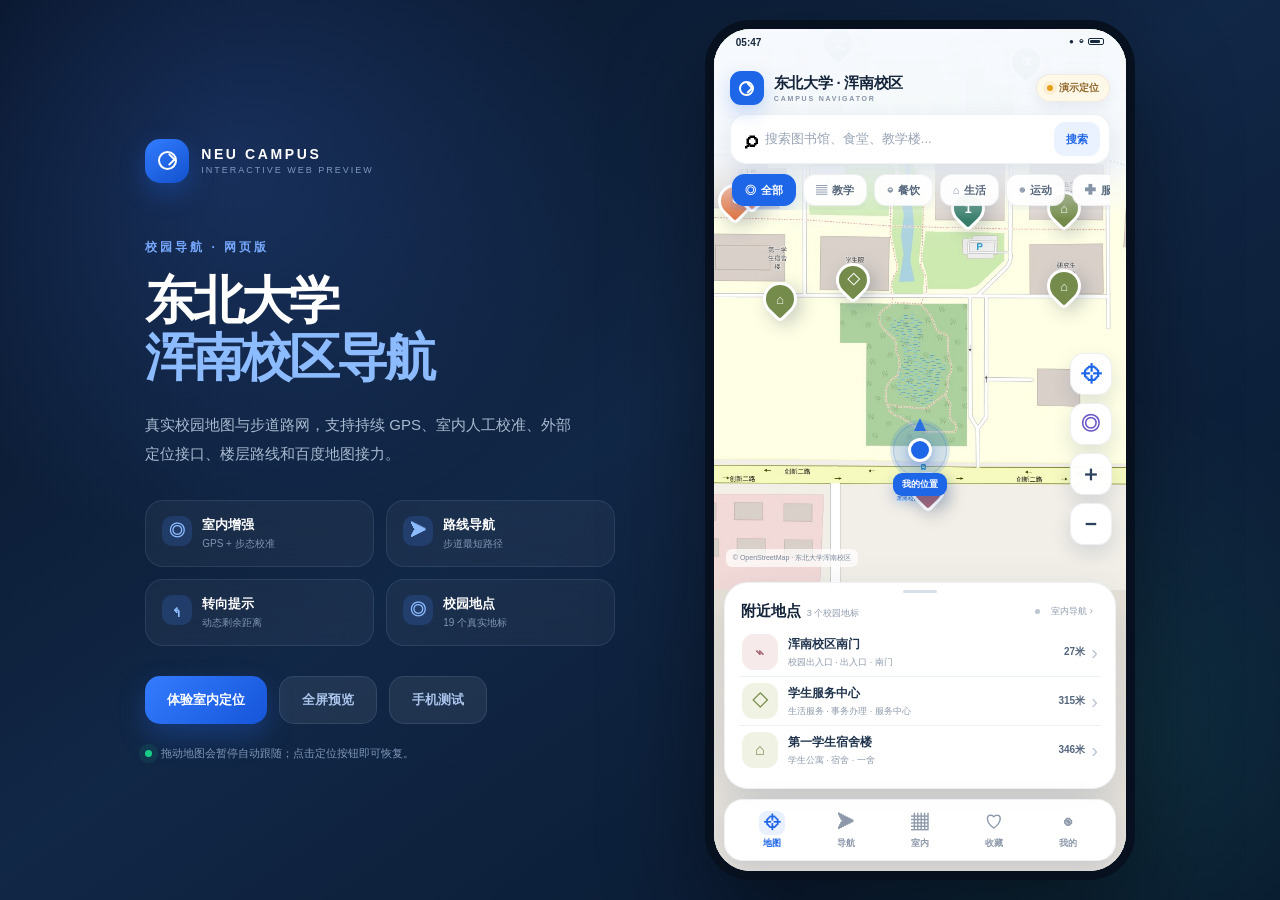
<file: web-app/index.html>
<!doctype html>
<html lang="zh-CN">
<head>
  <meta charset="utf-8">
  <meta name="viewport" content="width=device-width, initial-scale=1, viewport-fit=cover">
  <meta name="theme-color" content="#f4f7fb">
  <title>东北大学浑南校区 · 校园导航</title>
  <link rel="stylesheet" href="./styles.css?v=20261021-10">
</head>
<body>
  <main class="showcase">
    <aside class="showcase-copy">
      <div class="showcase-brand">
        <div class="showcase-logo"><span></span></div>
        <div><b>NEU CAMPUS</b><small>INTERACTIVE WEB PREVIEW</small></div>
      </div>
      <p class="eyebrow">校园导航 · 网页版</p>
      <h1>东北大学<br><span>浑南校区导航</span></h1>
      <p class="intro">真实校园地图与步道路网，支持持续 GPS、室内人工校准、外部定位接口、楼层路线和百度地图接力。</p>
      <div class="feature-grid">
        <div><i>◎</i><b>室内增强</b><span>GPS + 步态校准</span></div>
        <div><i>➤</i><b>路线导航</b><span>步道最短路径</span></div>
        <div><i>↰</i><b>转向提示</b><span>动态剩余距离</span></div>
        <div><i>◎</i><b>校园地点</b><span>19 个真实地标</span></div>
      </div>
      <div class="showcase-actions">
        <button id="desktopLocate" class="side-primary">体验室内定位</button>
        <button id="fullscreenToggle" class="side-secondary">全屏预览</button><button id="mobileTest" class="side-secondary">手机测试</button>
      </div>
      <div class="demo-note"><span class="demo-dot"></span> 拖动地图会暂停自动跟随；点击定位按钮即可恢复。</div>
    </aside>

    <section class="phone-shell" id="phoneShell">
      <div class="phone-status">
        <span id="clock">09:41</span>
        <div class="phone-status-icons"><span>●</span><span>◒</span><span class="battery"></span></div>
      </div>
      <div class="app" id="app">
        <div class="map-viewport" id="mapViewport">
          <div class="map-world" id="mapWorld">
            <img id="mapImage" src="./assets/map/campus-map.jpg" alt="东北大学浑南校区地图">
          </div>
          <svg class="route-svg" id="routeSvg" aria-hidden="true"></svg>
          <div class="markers-layer" id="markersLayer"></div>
          <div class="user-marker" id="userMarker" title="当前位置"><span class="user-accuracy" id="userAccuracy"></span><span class="user-place-label" id="userPlaceLabel" hidden></span>
            <span class="user-pulse"></span>
            <span class="user-core"></span>
            <span class="user-heading" id="userHeading"></span>
          </div>
        </div>
        <div class="map-tint"></div>

        <header class="top-panel" id="homeTop">
          <div class="brand-row">
            <div class="brand-lockup">
              <div class="brand-mark"><span></span></div>
              <div class="brand-copy"><b>东北大学 · 浑南校区</b><small>CAMPUS NAVIGATOR</small></div>
            </div>
            <button class="live-pill demo" id="locationPill"><i></i><span>演示定位</span></button>
          </div>
          <button class="search-bar" id="openSearch">
            <span class="search-glyph">⌕</span>
            <span class="search-placeholder">搜索图书馆、食堂、教学楼...</span>
            <span class="search-action">搜索</span>
          </button>
          <div class="category-row" id="categoryRow"></div>
        </header>

        <div class="map-controls" id="mapControls">
          <button class="map-control primary" id="locateButton" title="定位">⌖</button><button class="map-control indoor-control" id="indoorButton" title="室内定位">◎</button>
          <button class="map-control" id="zoomIn" title="放大">＋</button>
          <button class="map-control" id="zoomOut" title="缩小">−</button>
        </div>

        <div class="map-source">© OpenStreetMap · 东北大学浑南校区</div>

        <section class="bottom-sheet home-sheet" id="homeSheet">
          <div class="sheet-handle"></div>
          <div class="sheet-head">
            <div><b>附近地点</b><span id="nearbyCount">4 个校园地标</span></div>
            <button class="position-state indoor-entry" id="sheetLocate"><i></i><span>室内导航 ›</span></button>
          </div>
          <div class="nearby-list" id="nearbyList"></div>
        </section>

        <section class="bottom-sheet selected-sheet" id="selectedSheet" hidden>
          <div class="sheet-handle"></div>
          <div class="selected-head">
            <div class="poi-icon" id="selectedIcon">▤</div>
            <div class="selected-copy"><div><b id="selectedName">图书馆</b><span id="selectedDistance">200米</span></div><small id="selectedMeta">学习空间 · 自习座位</small></div>
            <button class="close-mini" id="closeSelected">×</button>
          </div>
          <div class="selected-info"><div><small>开放时间</small><b id="selectedOpen">07:30 - 22:30</b></div><div><small>楼层 / 区域</small><b id="selectedFloor">共 5 层</b></div></div>
          <div class="selected-actions"><button class="ghost-btn" id="detailButton">查看详情</button><button class="primary-button" id="routeButton"><span>➤</span>开始导航</button></div>
        </section>

        <section class="route-setup floating-card" id="routeSetup" hidden>
          <div class="route-setup-head"><div><b>校园路线</b><small>东北大学 · 浑南校区</small></div><button class="close-route" id="closeRoute">×</button></div>
          <div class="endpoint-row"><i class="endpoint-dot start"></i><div><small>起点</small><b id="routeStartName">演示位置</b></div><button id="relocateRoute">重新定位</button></div>
          <div class="endpoint-line"></div>
          <div class="endpoint-row destination"><i class="endpoint-dot end"></i><div class="destination-field"><small>目的地</small><select id="destinationSelect"></select></div></div>
          <div class="room-destination" id="roomDestination" hidden>
            <div class="room-destination-head"><span>一号楼室内子地点</span><div class="room-floor-tabs" id="roomDestFloors"></div></div>
            <select id="roomDestinationSelect" aria-label="选择一号楼教室"></select>
          </div>
          <div class="exit-choice" id="exitChoice" hidden>
            <div class="exit-choice-head"><span>室内外切换出口</span><small>普通出口与楼梯出口</small></div>
            <select id="exitSelect" aria-label="选择室内外切换出口"></select>
            <small class="exit-choice-note" id="exitChoiceNote"></small>
          </div>

          <div class="mode-row"><div class="mode-tabs"><button data-mode="walk" class="mode-tab active"><i>步</i>步行</button><button data-mode="bike" class="mode-tab"><i>骑</i>骑行</button></div><button class="map-pick" id="centerDestination">⌖ 地图选点</button></div>
        </section>

        <section class="nav-instruction" id="navInstruction" hidden>
          <div class="nav-arrow" id="navArrow">↑</div>
          <div class="nav-copy"><b id="navTitle">沿蓝色路线前进</b><small id="navDetail">前方 120 米右转</small></div>
          <strong id="navDistance">120米</strong>
        </section>

        <section class="indoor-nav-card" id="indoorNavCard" hidden>
          <div class="indoor-nav-head">
            <div><b>室内路线图</b><small id="indoorNavSummary">2F教室 → 楼梯 → 1F出口</small><span class="position-source-badge" id="indoorPositionSource">人工校准</span></div>
            <div class="indoor-floor-tabs"><span id="navFloor2" class="active">2F</span><span id="navFloor1">1F</span></div>
          </div>
          <div class="indoor-compass-hud" id="indoorCompassHud">
            <div class="compass-ring"><span class="compass-n">N</span><i id="compassNeedle"></i></div>
            <div class="compass-copy"><b id="compassHeading">--</b><small id="compassStatus">方向未开启</small></div>
            <button id="calibrateCompass">校准方向</button><button id="openPositionFix">修正位置</button>
          </div>
          <div class="indoor-nav-scroll" id="indoorNavScroll">
            <div class="indoor-nav-plan" id="indoorNavPlan">
              <img id="indoorNavSource" class="indoor-nav-source" alt="室内标准化地图">
              <canvas id="indoorNavCanvas" class="indoor-nav-canvas"></canvas>
              <svg id="indoorNavRouteSvg" class="indoor-nav-route-svg" viewBox="0 0 100 100" preserveAspectRatio="none"></svg>
              <div id="indoorNavDot" class="indoor-nav-dot"><span id="indoorNavHeadingArrow" class="indoor-nav-heading-arrow"></span></div>
            </div>
          </div>
          <div class="indoor-step-row"><i id="indoorStepIcon">↱</i><div><b id="indoorStepTitle">沿2F走廊前往楼梯</b><small id="indoorStepDetail">到达楼梯后下到1F</small></div><strong id="indoorStepDistance">--</strong></div>
        </section>

        <section class="bottom-sheet route-sheet" id="routeSheet" hidden>
          <div class="sheet-handle"></div>
          <div class="route-summary">
            <div><div class="distance-line"><b id="routeDistance">--</b><span>全程</span></div><small id="routeDuration">正在规划 · 校园路线</small></div>
            <div class="eta-box"><small>预计用时</small><b id="routeEta">--</b></div>
          </div>
          <div class="route-hint"><i>↑</i><span id="routeStartInstruction">正在生成校园路线</span><button id="toggleSteps">路线详情</button></div>
          <div class="steps-list" id="stepsList" hidden></div>
          <div class="route-actions"><button class="ghost-btn external-nav" id="externalNav">↗ 百度地图</button><button class="primary-button" id="startNavigation"><span>➤</span><b id="startNavText">开始步行导航</b></button></div>
          <div class="route-source" id="routeSourceNote">校园内部实时导航 · 出楼确认后切换百度地图</div>
        </section>

        <section class="bottom-sheet nav-panel" id="navPanel" hidden>
          <button class="nav-sheet-toggle" id="navSheetToggle"><span></span><small id="navSheetHint">上拉展开</small></button>
          <div class="nav-metrics"><div class="metric-main"><b id="navRemaining">--</b><small>剩余距离</small></div><div class="metric-divider"></div><div><b id="navEta">--</b><small>预计用时</small></div><div class="following"><i></i><small id="followMode">演示跟随</small></div></div>
          <div class="outdoor-switch-inline" id="outdoorSwitch">
            <div class="outdoor-switch-copy"><i>⌂ → ↗</i><span><b id="outdoorSwitchQuestion">是否已到达所选出口？</b><small id="outdoorSwitchHint">到达出口后再切换到百度地图</small></span></div>
            <div class="outdoor-switch-actions"><button class="still-inside" id="cancelOutdoorInline">仍在室内</button><button class="outside-now" id="confirmOutdoorInline">已到室外</button></div>
          </div>
          <div class="next-action"><div id="nextArrow">↑</div><div><b id="nextTitle">继续沿路线前进</b><small id="nextDestination">目的地：图书馆</small></div><strong id="nextDistance">--</strong></div>
          <div class="nav-buttons"><button class="next-indoor-step" id="indoorNextStep" hidden>我已到楼梯，下一层</button><button class="end-button" id="endNavigation">结束导航</button></div>
        </section>

        <section class="content-screen" id="favoritesScreen" hidden>
          <div class="content-header"><div><h2>我的收藏</h2><p>常用校园地点，一触即达</p></div><span id="favoriteCount">0</span></div>
          <div class="favorite-list" id="favoriteList"></div>
          <div class="content-section-title"><b>最近到访</b><small>RECENT</small></div>
          <div class="recent-list" id="recentList"></div>
        </section>

        <section class="content-screen profile-screen" id="profileScreen" hidden>
          <div class="profile-hero"><div class="orb orb-a"></div><div class="orb orb-b"></div><div class="profile-top"><h2>我的</h2><span>东北大学</span></div><div class="user-row"><div class="avatar">林</div><div><b>林同学</b><small>东北大学 · 浑南校区</small></div><button>编辑</button></div></div>
          <div class="stats-card"><div><b id="profileRoutes">12</b><small>导航次数</small></div><i></i><div><b id="profileFavorites">0</b><small>收藏地点</small></div><i></i><div><b>16</b><small>校园地标</small></div></div>
          <button class="campus-card" id="profileCampus"><div>NEU</div><span><b>东北大学浑南校区</b><small>辽宁省沈阳市浑南区创新路195号</small></span><strong>↗</strong></button>
          <div class="profile-menu"><button id="pathRecorder"><i>⌁</i><span>实走路径采集</span><b>›</b></button><button data-debug="1"><i>◎</i><span>手机诊断</span><b>›</b></button><button data-tip="校园卡功能即将开放"><i>▣</i><span>校园卡</span><b>›</b></button><button data-tip="已记录你的最近到访地点"><i>◷</i><span>最近到访</span><b>›</b></button><button data-tip="网页演示版 v1.0"><i>i</i><span>关于校园导航</span><b>›</b></button></div>
        </section>

        <div class="calibration-tip" id="calibrationTip" hidden>
          <div><b>校准你所在的位置</b><small>点击地图上你当前所在的位置</small></div>
          <button id="cancelCalibration">取消</button>
        </div>

        <section class="indoor-calibration" id="indoorCalibration" hidden>
          <div class="cal-head"><div><b>室内精确校准</b><small>一号楼 1F / 2F · 点击实际房间选择</small></div><button id="calClose">×</button></div>
          <div class="cal-section-label">所在楼栋</div>
          <div class="cal-building-row" id="calBuildings"></div>
          <div class="cal-section-label">所在楼层</div>
          <div class="cal-floor-row" id="calFloors"></div>
          <div class="floorplan">
            <div class="floorplan-title"><span id="calFloorPlanTitle">一号楼 · 3F</span><small>点击选择教室或区域</small></div>
            <div class="floorplan-scroll">
              <div class="floorplan-image-wrap">
                <img id="calFloorImage" class="cal-floor-source" src="./assets/indoor/building1-1f.jpg" alt="一号楼一层平面图"><canvas id="calFloorCanvas" class="cal-floor-image" width="720" height="578"></canvas>
                <div class="cal-hotspots" id="calRooms"></div>
              </div>
            </div>
            <div class="floorplan-help">可左右滑动平面图 · 点击房间标签选择教室</div>
          </div>
          <div class="cal-summary"><i>⌖</i><div><small>已选位置</small><b id="calSelected">一号楼 · 3F · 305教室</b></div></div>
          <div class="cal-actions"><button class="cal-cancel" id="calCancel">取消</button><button class="cal-map-btn" id="calUseMap">地图点选</button><button class="cal-confirm" id="calConfirm">确认位置</button></div>
        </section>
        <section class="position-fix-panel" id="positionFixPanel" hidden>
          <div class="position-fix-head"><div><b>修正当前位置</b><small>传感器只能估算，请选择你实际到达的位置</small></div><button id="closePositionFix">×</button></div>
          <div class="position-fix-list" id="positionFixList"></div>
          <div class="position-fix-tools">
            <button id="pickOnMap">⌖ 在平面图上点我</button>
            <span class="fix-mode-label" id="positionFixSourceLabel">位置来源：人工校准</span>
          </div>
          <div class="position-fix-actions"><button id="nudgeBack">−2米</button><button id="resetSteps">重新计步</button><button id="nudgeForward">+2米</button></div>
          <div class="position-fix-note">室内连续精准定位需要蓝牙信标、Wi-Fi 指纹或 UWB 数据；当前使用路线节点校准降低累计误差。</div>
        </section>

        <section class="indoor-panel" id="indoorPanel" hidden>
          <div class="indoor-head"><div><b>室内定位增强</b><small>GPS 较弱时使用传感器与手动校准</small></div><button id="closeIndoor">×</button></div>
          <div class="indoor-status-row">
            <div><i class="status-dot" id="indoorStatusDot"></i><span id="indoorModeText">演示位置</span></div>
            <div><small>定位精度</small><b id="indoorAccuracy">--</b></div>
            <div><small>已走步数</small><b id="indoorSteps">0</b></div>
          </div>
          <div class="indoor-note" id="indoorNote">室内 GPS 经常漂移。先校准地图位置，再开启方向与运动传感器，即可通过步态推算实时移动。</div>
          <div class="indoor-actions">
            <button class="indoor-primary" id="enableIndoor">开启指南针</button>
            <button class="indoor-secondary" id="calibratePosition">校准位置</button>
            <button class="indoor-secondary" id="tryGps">尝试 GPS</button>
          </div>
          <button class="indoor-route-btn" id="indoorPlanRoute">规划室内路线 →</button>
          <div class="manual-calibrate-row"><button id="calibrateCenter">⌖ 在平面图上选择我的位置</button></div>
          <div class="sensor-help">位置以人工校准或外部 UWB / 蓝牙 / Wi-Fi 定位为准；指南针只辅助转向，不会推算位置。</div>
        </section>
        <section class="search-overlay" id="searchOverlay" hidden>
          <div class="search-head"><div class="search-field"><span>⌕</span><input id="searchInput" placeholder="搜索校园地点" autocomplete="off"><button id="clearSearch">×</button></div><button id="closeSearch">取消</button></div>
          <div class="search-meta"><span>东北大学浑南校区</span><small id="searchCount">19 个结果</small></div>
          <div class="search-results" id="searchResults"></div>
        </section>

        <section class="detail-overlay" id="detailOverlay" hidden>
          <button class="detail-back" id="detailBack">‹</button>
          <div class="detail-tint"></div>
          <div class="detail-body">
            <div class="sheet-handle"></div>
            <div class="detail-title-row"><div class="poi-icon large" id="detailIcon">▤</div><div><h2 id="detailName">图书馆</h2><p id="detailSubtitle">知识在这里生长</p></div><button class="favorite-toggle" id="favoriteToggle">♡</button></div>
            <div class="tag-row" id="detailTags"></div>
            <div class="selected-info detail-info"><div><small>开放时间</small><b id="detailOpen">07:30 - 22:30</b></div><div><small>楼层 / 区域</small><b id="detailFloor">共 5 层</b></div></div>
            <div class="detail-block"><b>地点介绍</b><p id="detailDescription"></p></div>
            <div class="detail-block"><b>设施服务</b><div class="facility-row" id="detailFacilities"></div></div>
            <div class="tip-card"><i>i</i><div><b>校园小贴士</b><p id="detailTips"></p></div></div>
            <div class="detail-actions"><button class="ghost-btn" id="detailExternal">↗ 百度地图</button><button class="primary-button" id="detailRoute">➤ 到这里去</button></div>
          </div>
        </section>

        <button class="debug-fab" id="debugFab" hidden title="打开诊断">!</button>
        <section class="debug-panel" id="debugPanel" hidden>
          <div class="debug-head"><div><b>手机测试诊断</b><small>定位、传感器与地图状态</small></div><button id="closeDebug">×</button></div>
          <div class="debug-grid">
            <div><small>安全环境</small><b id="debugSecure">--</b></div>
            <div><small>GPS 支持</small><b id="debugGeoSupport">--</b></div>
            <div><small>GPS 精度</small><b id="debugAccuracy">--</b></div>
            <div><small>运动传感器</small><b id="debugMotion">--</b></div>
            <div><small>方向传感器</small><b id="debugOrientation">--</b></div>
            <div><small>地图拖动</small><b id="debugDrag">--</b></div>
            <div><small>定位模式</small><b id="debugMode">--</b></div>
            <div><small>屏幕尺寸</small><b id="debugViewport">--</b></div>
            <div><small>定位来源</small><b id="debugPositionSource">--</b></div>
            <div><small>外部定位更新</small><b id="debugExternal">--</b></div>
            <div><small>实时跟随</small><b id="debugTracking">--</b></div>
            <div><small>方向与路线偏差</small><b id="debugHeadingDelta">--</b></div>
            <div><small>最近一步</small><b id="debugStepAge">--</b></div>
          </div>
          <div class="debug-log" id="debugLog"></div>
          <div class="debug-actions"><button id="simulateMotion">模拟前进5米</button><button id="copyDebug">复制诊断信息</button><button id="closeDebugBottom">关闭</button></div>
        </section>
        <div class="outdoor-confirm" id="outdoorConfirm" hidden>
          <div class="outdoor-confirm-icon">⌂ → ↗</div>
          <h2>你已经到达室外了吗？</h2>
          <p>确认后将停止室内推算，并自动打开百度地图继续室外导航，直到目的地。</p>
          <div class="outdoor-confirm-actions">
            <button id="cancelOutdoor" class="stay-indoor">还在室内</button>
            <button id="confirmOutdoor" class="go-outdoor">已到室外，打开百度地图</button>
          </div>
        </div>

        <div class="toast" id="toast"></div>
        <div class="arrival-modal" id="arrivalModal" hidden><div class="arrival-icon">✓</div><h2>已到达目的地</h2><p id="arrivalText">你已到达图书馆</p><button id="arrivalClose">完成</button></div>

        <nav class="tabbar">
          <button class="tab active" data-tab="map"><i>⌖</i><span>地图</span></button>
          <button class="tab" data-tab="route"><i>➤</i><span>导航</span></button>
          <button class="tab" data-tab="indoor"><i>▦</i><span>室内</span></button><button class="tab" data-tab="favorites"><i>♡</i><span>收藏</span></button>
          <button class="tab" data-tab="profile"><i>◉</i><span>我的</span></button>
        </nav>
      </div>
    </section>
  </main>
  <script src="./data.js?v=20261021-10"></script>
  <script src="./walk-graph.js?v=20261021-10"></script>
  <script src="./nav-engine.js?v=20261021-10"></script>
  <script src="./app.js?v=20261021-10"></script>
</body>
</html>
</file>
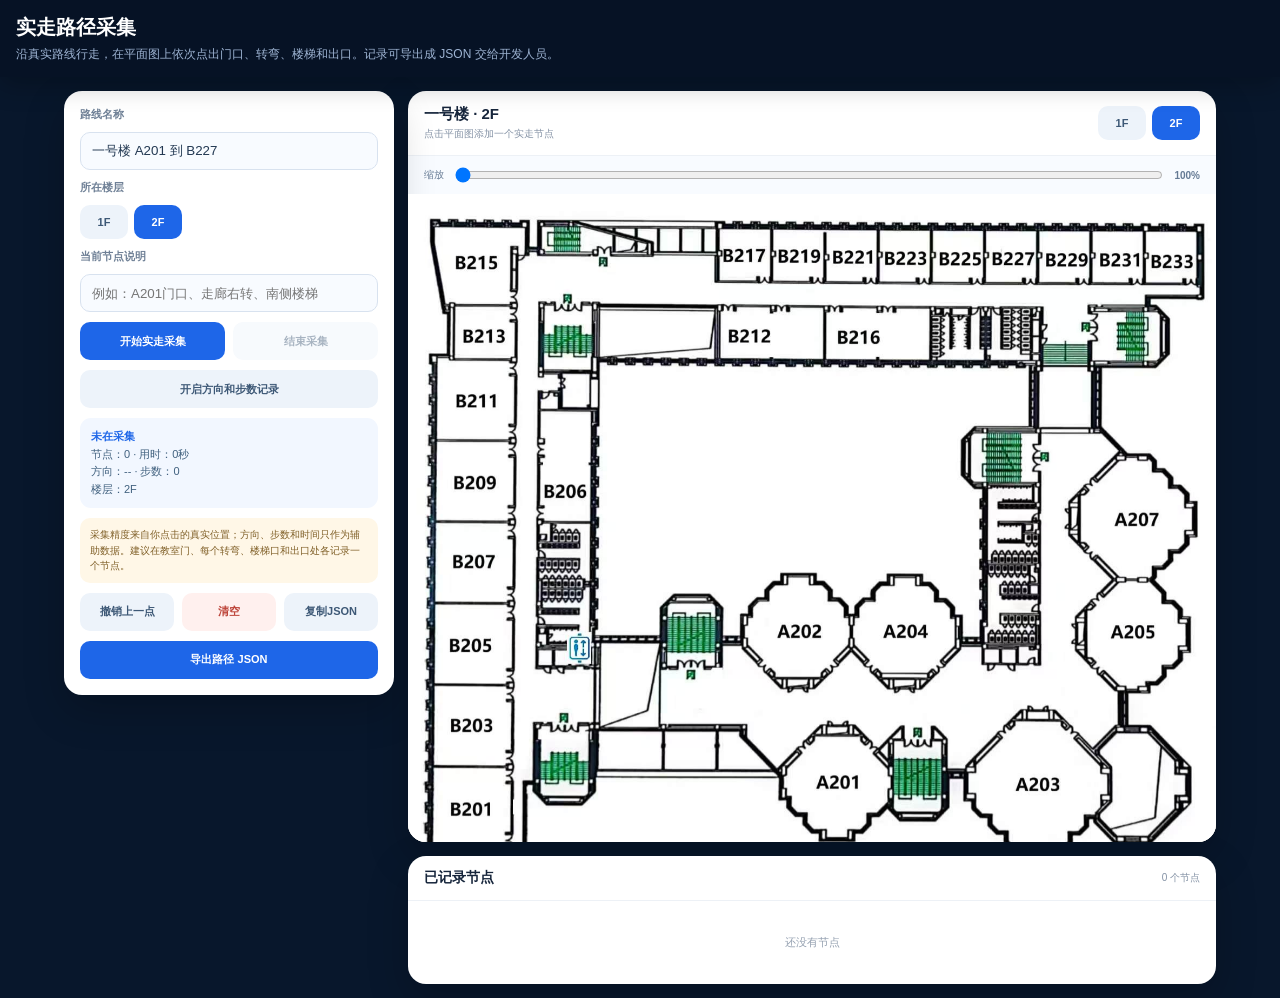
<file: web-app/path-recorder.html>
<!doctype html>
<html lang="zh-CN">
<head>
  <meta charset="utf-8">
  <meta name="viewport" content="width=device-width, initial-scale=1, viewport-fit=cover">
  <title>实走路径采集 · 东大浑南校园导航</title>
  <style>
    *{box-sizing:border-box}body{margin:0;font-family:"PingFang SC","Microsoft YaHei",Arial,sans-serif;background:#08172c;color:#17263c}
    header{position:sticky;top:0;z-index:20;padding:14px 16px;background:rgba(7,19,38,.96);color:#fff;box-shadow:0 8px 24px rgba(0,0,0,.25)}
    header h1{margin:0;font-size:20px}header p{margin:5px 0 0;color:#9eb4d3;font-size:12px}
    main{max-width:1180px;margin:0 auto;padding:14px;display:grid;grid-template-columns:330px minmax(0,1fr);gap:14px}
    .card{background:#fff;border-radius:18px;box-shadow:0 15px 40px rgba(0,0,0,.22);overflow:hidden}
    .controls{padding:16px;display:flex;flex-direction:column;gap:10px;align-self:start;position:sticky;top:82px}
    .controls label{font-size:11px;color:#6f8096;font-weight:700}
    input[type=text]{width:100%;height:38px;border:1px solid #d8e2ef;border-radius:10px;padding:0 11px;color:#223852;background:#f8fbff}
    .row{display:grid;grid-template-columns:1fr 1fr;gap:8px}.row.three{grid-template-columns:1fr 1fr 1fr}
    button{min-height:38px;border:0;border-radius:10px;padding:0 12px;font-weight:750;font-size:11px;cursor:pointer;background:#edf3fa;color:#3d5876}
    button.primary{background:#1e66e8;color:#fff}button.danger{background:#fff0ee;color:#bd4439}button:disabled{opacity:.45;cursor:not-allowed}
    .status{padding:10px 11px;border-radius:11px;background:#f2f7ff;color:#41617f;font-size:11px;line-height:1.6}.status b{color:#1e66e8}
    .hint{padding:9px 10px;border-radius:10px;background:#fff7e7;color:#806028;font-size:10px;line-height:1.55}
    .map-card{min-width:0}.map-head{padding:14px 16px;display:flex;align-items:center;justify-content:space-between;gap:12px;border-bottom:1px solid #edf1f6}
    .map-head b{font-size:15px}.map-head small{display:block;margin-top:3px;color:#8492a5;font-size:10px}
    .floor-tabs{display:flex;gap:6px}.floor-tabs button{min-height:34px;width:48px}.floor-tabs button.active{background:#1e66e8;color:#fff}
    .zoom-row{display:flex;align-items:center;gap:9px;padding:9px 16px;background:#f8fbff;font-size:10px;color:#657a94}.zoom-row input{flex:1}
    .plan-stage{overflow:auto;max-height:72vh;background:#f1eadb;-webkit-overflow-scrolling:touch}.plan-wrap{position:relative;width:100%;min-width:100%;transition:width .15s ease}
    .plan-wrap img{display:block;width:100%;height:auto;user-select:none;-webkit-user-drag:none}.route-svg{position:absolute;inset:0;width:100%;height:100%;pointer-events:none;overflow:visible}
    .route-line{fill:none;stroke:#1e66e8;stroke-width:1.2;vector-effect:non-scaling-stroke;stroke-linecap:round;stroke-linejoin:round;filter:drop-shadow(0 1px 2px rgba(0,0,0,.2))}
    .point-dot{position:absolute;width:22px;height:22px;margin:-11px 0 0 -11px;border-radius:50%;display:grid;place-items:center;background:#1e66e8;color:#fff;border:2px solid #fff;font-size:9px;font-weight:900;box-shadow:0 2px 8px rgba(0,0,0,.35);pointer-events:none}
    .point-dot.first{background:#18a873}.point-dot.last{background:#e38723}
    .points-card{margin-top:14px}.points-head{padding:13px 16px;display:flex;justify-content:space-between;align-items:center;border-bottom:1px solid #edf1f6}.points-head b{font-size:14px}.points-head small{color:#8492a5;font-size:10px}
    .point-list{max-height:330px;overflow:auto;padding:8px}.point-row{display:grid;grid-template-columns:34px 50px minmax(0,1fr) 126px;gap:8px;align-items:center;padding:8px;border-radius:10px}.point-row:nth-child(odd){background:#f7faff}
    .point-row i{width:25px;height:25px;border-radius:8px;display:grid;place-items:center;background:#e7efff;color:#1e66e8;font-style:normal;font-weight:900;font-size:10px}.point-row small{color:#7e8da1;font-size:9px}.point-row input{height:31px;font-size:10px}.point-row button{height:30px;min-height:30px;font-size:9px}
    .empty{padding:26px;text-align:center;color:#94a0b0;font-size:11px}.toast{position:fixed;left:50%;bottom:22px;transform:translateX(-50%);padding:10px 15px;border-radius:11px;background:#142942;color:#fff;font-size:12px;opacity:0;pointer-events:none;transition:.2s;z-index:50}.toast.show{opacity:1}
    @media(max-width:800px){main{grid-template-columns:1fr;padding:10px}.controls{position:static}.plan-stage{max-height:65vh}.point-row{grid-template-columns:32px 44px minmax(0,1fr) 112px}.map-head{align-items:flex-start}.map-head small{line-height:1.4}}
  </style>
</head>
<body>
<header><h1>实走路径采集</h1><p>沿真实路线行走，在平面图上依次点出门口、转弯、楼梯和出口。记录可导出成 JSON 交给开发人员。</p></header>
<main>
  <section class="card controls">
    <label for="recordName">路线名称</label>
    <input id="recordName" type="text" value="一号楼 A201 到 B227">
    <label>所在楼层</label>
    <div class="floor-tabs"><button data-floor="1">1F</button><button data-floor="2" class="active">2F</button></div>
    <label for="nodeLabel">当前节点说明</label>
    <input id="nodeLabel" type="text" placeholder="例如：A201门口、走廊右转、南侧楼梯">
    <div class="row"><button id="startRecord" class="primary">开始实走采集</button><button id="stopRecord">结束采集</button></div>
    <button id="sensorButton">开启方向和步数记录</button>
    <div class="status" id="status">尚未开始。点击“开始实走采集”，然后沿实际路线行走，并在图上点击当前位置。</div>
    <div class="hint">采集精度来自你点击的真实位置；方向、步数和时间只作为辅助数据。建议在教室门、每个转弯、楼梯口和出口处各记录一个节点。</div>
    <div class="row three"><button id="undoPoint">撤销上一点</button><button id="clearPoints" class="danger">清空</button><button id="copyJson">复制JSON</button></div>
    <button id="exportJson" class="primary">导出路径 JSON</button>
  </section>
  <div>
    <section class="card map-card">
      <div class="map-head"><div><b id="mapTitle">一号楼 · 2F</b><small>点击平面图添加一个实走节点</small></div><div class="floor-tabs"><button data-map-floor="1">1F</button><button data-map-floor="2" class="active">2F</button></div></div>
      <div class="zoom-row"><span>缩放</span><input id="zoomRange" type="range" min="100" max="240" value="100"><b id="zoomText">100%</b></div>
      <div class="plan-stage" id="planStage"><div class="plan-wrap" id="planWrap"><img id="planImage" src="./assets/indoor/building1-2f.jpg" alt="一号楼平面图"><svg id="routeSvg" class="route-svg" viewBox="0 0 100 100" preserveAspectRatio="none"></svg><div id="pointsLayer"></div></div></div>
    </section>
    <section class="card points-card"><div class="points-head"><b>已记录节点</b><small id="pointCount">0 个节点</small></div><div class="point-list" id="pointList"><div class="empty">还没有节点</div></div></section>
  </div>
</main>
<div class="toast" id="toast"></div>
<script>
(function(){
  const planImages={1:'./assets/indoor/building1-1f.jpg',2:'./assets/indoor/building1-2f.jpg'};
  const state={floor:2,recording:false,points:[],startedAt:0,heading:null,steps:0,lastStepAt:0,sensorOn:false};
  const $=id=>document.getElementById(id);
  const planWrap=$('planWrap'),planImage=$('planImage'),routeSvg=$('routeSvg'),pointsLayer=$('pointsLayer'),pointList=$('pointList');
  function toast(message){const t=$('toast');t.textContent=message;t.classList.add('show');clearTimeout(toast.timer);toast.timer=setTimeout(()=>t.classList.remove('show'),1800)}
  function normalize(deg){while(deg<0)deg+=360;while(deg>=360)deg-=360;return deg}
  function setFloor(floor){state.floor=floor;planImage.src=planImages[floor];document.querySelectorAll('[data-floor],[data-map-floor]').forEach(b=>b.classList.toggle('active',Number(b.dataset.floor||b.dataset.mapFloor)===floor));$('mapTitle').textContent='一号楼 · '+floor+'F';render()}
  async function requestSensors(){
    const tasks=[];
    if(window.DeviceMotionEvent&&typeof DeviceMotionEvent.requestPermission==='function')tasks.push(DeviceMotionEvent.requestPermission());
    if(window.DeviceOrientationEvent&&typeof DeviceOrientationEvent.requestPermission==='function')tasks.push(DeviceOrientationEvent.requestPermission());
    try{const results=await Promise.all(tasks);state.sensorOn=!results.some(v=>v==='denied');}catch(e){state.sensorOn=false}
    $('sensorButton').textContent=state.sensorOn?'方向和步数记录已开启':'方向和步数记录未开启';updateStatus();toast(state.sensorOn?'传感器记录已开启':'未获得传感器权限，仍可记录位置节点');
  }
  function updateStatus(){
    const sec=state.recording?Math.floor((Date.now()-state.startedAt)/1000):0;
    $('status').innerHTML='<b>'+(state.recording?'正在采集':'未在采集')+'</b><br>节点：'+state.points.length+' · 用时：'+sec+'秒<br>方向：'+(state.heading==null?'--':Math.round(state.heading)+'°')+' · 步数：'+state.steps+'<br>楼层：'+state.floor+'F';
    $('startRecord').disabled=state.recording;$('stopRecord').disabled=!state.recording;
  }
  function addPoint(event){
    if(!state.recording){toast('请先点击“开始实走采集”');return}
    const rect=planWrap.getBoundingClientRect();const x=(event.clientX-rect.left)/rect.width*100;const y=(event.clientY-rect.top)/rect.height*100;
    if(x<0||x>100||y<0||y>100)return;
    const nodeLabel=$('nodeLabel').value.trim()||('节点'+(state.points.length+1));
    state.points.push({sequence:state.points.length+1,floor:state.floor,x:Number(x.toFixed(2)),y:Number(y.toFixed(2)),timestamp:Date.now(),elapsedMs:Date.now()-state.startedAt,heading:state.heading==null?null:Number(state.heading.toFixed(1)),steps:state.steps,label:nodeLabel});
    $('nodeLabel').value='';
    saveDraft();render();toast('已记录 '+state.floor+'F 节点');
  }
  function render(){
    const current=state.points.filter(p=>p.floor===state.floor);
    routeSvg.innerHTML='';
    if(current.length>1){const line=document.createElementNS('http://www.w3.org/2000/svg','polyline');line.setAttribute('points',current.map(p=>p.x+','+p.y).join(' '));line.setAttribute('class','route-line');routeSvg.appendChild(line)}
    pointsLayer.innerHTML=current.map((p,i)=>'<div class="point-dot '+(i===0?'first':i===current.length-1?'last':'')+'" style="left:'+p.x+'%;top:'+p.y+'%">'+(i+1)+'</div>').join('');
    $('pointCount').textContent=state.points.length+' 个节点';
    pointList.innerHTML=state.points.length?state.points.map((p,i)=>'<div class="point-row"><i>'+(i+1)+'</i><small>'+p.floor+'F</small><input data-label="'+i+'" value="'+String(p.label||'').replace(/"/g,'&quot;')+'" placeholder="填写门口/转弯说明"><button data-delete="'+i+'">删除</button></div>').join(''):'<div class="empty">还没有节点</div>';
    updateStatus();
  }
  function saveDraft(){try{localStorage.setItem('neu_walk_path_draft',JSON.stringify({name:$('recordName').value,points:state.points,startedAt:state.startedAt}))}catch(e){}}
  function loadDraft(){try{const d=JSON.parse(localStorage.getItem('neu_walk_path_draft'));if(d&&Array.isArray(d.points)&&d.points.length){state.points=d.points;state.startedAt=d.startedAt||Date.now();$('recordName').value=d.name||$('recordName').value;toast('已恢复上次未导出路径')}}catch(e){}}
  function exportPayload(){const ordered=state.points.slice().sort((a,b)=>a.elapsedMs-b.elapsedMs).map((p,i)=>({...p,sequence:i+1}));return {type:'neu-indoor-walk-path',version:2,name:$('recordName').value.trim()||'未命名路线',recordedAt:new Date(state.startedAt||Date.now()).toISOString(),durationMs:state.startedAt?Date.now()-state.startedAt:0,sensor:{steps:state.steps,lastHeading:state.heading},sequence:ordered,paths:[1,2].map(floor=>({buildingId:'building1',floor,points:ordered.filter(p=>p.floor===floor)})).filter(path=>path.points.length)}}
  $('startRecord').addEventListener('click',async()=>{if(state.points.length&&!confirm('开始新采集会清空当前节点，继续吗？'))return;state.points=[];state.steps=0;state.startedAt=Date.now();state.recording=true;saveDraft();render();await requestSensors()});
  $('stopRecord').addEventListener('click',()=>{state.recording=false;updateStatus();toast('采集已结束，可导出路径')});
  $('sensorButton').addEventListener('click',requestSensors);
  planWrap.addEventListener('click',addPoint);
  document.querySelectorAll('[data-floor]').forEach(b=>b.addEventListener('click',()=>setFloor(Number(b.dataset.floor))));
  document.querySelectorAll('[data-map-floor]').forEach(b=>b.addEventListener('click',()=>setFloor(Number(b.dataset.mapFloor))));
  $('undoPoint').addEventListener('click',()=>{const floorIndex=state.points.map(p=>p.floor).lastIndexOf(state.floor);if(floorIndex>=0){state.points.splice(floorIndex,1);saveDraft();render()}});
  $('clearPoints').addEventListener('click',()=>{if(confirm('确定清空全部采集节点吗？')){state.points=[];state.startedAt=Date.now();saveDraft();render()}});
  $('copyJson').addEventListener('click',async()=>{const text=JSON.stringify(exportPayload(),null,2);try{await navigator.clipboard.writeText(text);toast('JSON 已复制')}catch(e){toast('复制失败，请使用导出 JSON')}});
  $('exportJson').addEventListener('click',()=>{const blob=new Blob([JSON.stringify(exportPayload(),null,2)],{type:'application/json'});const a=document.createElement('a');a.href=URL.createObjectURL(blob);a.download='neu-walk-path-'+new Date().toISOString().replace(/[:.]/g,'-')+'.json';a.click();setTimeout(()=>URL.revokeObjectURL(a.href),1000);toast('路径 JSON 已导出')});
  pointList.addEventListener('input',e=>{const input=e.target.closest('[data-label]');if(!input)return;const i=Number(input.dataset.label);if(state.points[i]){state.points[i].label=input.value;saveDraft()}});
  pointList.addEventListener('click',e=>{const b=e.target.closest('[data-delete]');if(!b)return;state.points.splice(Number(b.dataset.delete),1);saveDraft();render()});
  $('zoomRange').addEventListener('input',e=>{const z=Number(e.target.value);planWrap.style.width=z+'%';$('zoomText').textContent=z+'%'});
  window.addEventListener('deviceorientationabsolute',e=>{if(typeof e.alpha==='number')state.heading=normalize(360-e.alpha+(screen.orientation?screen.orientation.angle:0));updateStatus()});
  window.addEventListener('deviceorientation',e=>{if(state.heading==null&&typeof e.alpha==='number')state.heading=normalize(360-e.alpha+(screen.orientation?screen.orientation.angle:0));updateStatus()});
  window.addEventListener('devicemotion',e=>{const acc=e.accelerationIncludingGravity||e.acceleration;if(!acc)return;const m=Math.sqrt((acc.x||0)**2+(acc.y||0)**2+(acc.z||0)**2);const threshold=e.accelerationIncludingGravity?12:2.2;const now=Date.now();if(m>threshold&&now-state.lastStepAt>330){state.lastStepAt=now;state.steps++;updateStatus()}});
  loadDraft();setFloor(2);setInterval(updateStatus,1000);
})();
</script>
</body>
</html>
</file>
<file: web-app/styles.css>
:root {
  --blue: #1e66e8; --blue-dark: #144db4; --blue-soft: #eaf1ff; --ink: #14243a;
  --muted: #8492a6; --line: #edf1f6; --surface: #fff; --bg: #f4f7fb;
  --orange: #ed6b4b; --green: #19b777; --shadow: 0 16px 44px rgba(31, 60, 103, .14);
}
* { box-sizing: border-box; }
[hidden] { display: none !important; }
html, body { height: 100%; }
body { margin: 0; overflow: hidden; color: var(--ink); background: radial-gradient(circle at 18% 18%, rgba(75,130,255,.20), transparent 30%), radial-gradient(circle at 86% 82%, rgba(52,196,157,.12), transparent 26%), linear-gradient(145deg,#071326 0%,#112746 48%,#08172c 100%); font-family: "PingFang SC","Microsoft YaHei","Helvetica Neue",Arial,sans-serif; }
button, input, select { font: inherit; }
button { border: 0; cursor: pointer; }
button:focus-visible, input:focus-visible, select:focus-visible { outline: 3px solid rgba(30,102,232,.28); outline-offset: 2px; }
.showcase { width: min(1180px,100vw); height: 100vh; margin: auto; padding: 24px; display: flex; align-items: center; justify-content: center; gap: clamp(34px,7vw,100px); }
.showcase-copy { width: 470px; color: #fff; flex: 0 0 auto; }
.showcase-brand { display: flex; align-items: center; gap: 12px; margin-bottom: 56px; }
.showcase-logo { width: 44px; height: 44px; border-radius: 15px; display: grid; place-items: center; background: linear-gradient(145deg,#327dff,#1251ce); box-shadow: 0 10px 26px rgba(34,110,250,.30); }
.showcase-logo span { width: 19px; height: 19px; border: 2px solid #fff; border-radius: 50%; position: relative; }
.showcase-logo span::after { content: ""; position: absolute; width: 7px; height: 7px; border-right: 2px solid #fff; border-bottom: 2px solid #fff; transform: rotate(-45deg); left: 5px; top: 2px; }
.showcase-brand b { display: block; font-size: 14px; letter-spacing: 2.6px; }
.showcase-brand small { display: block; margin-top: 3px; color: #7f99bf; font-size: 9px; letter-spacing: 2px; }
.eyebrow { margin: 0 0 16px; color: #77a9ff; font-size: 12px; font-weight: 700; letter-spacing: 3px; }
.showcase-copy h1 { margin: 0; font-size: clamp(42px,4vw,62px); line-height: 1.12; letter-spacing: -3px; font-weight: 850; }
.showcase-copy h1 span { color: #8dbbff; }
.intro { max-width: 430px; margin: 25px 0 32px; color: #a9bad0; font-size: 15px; line-height: 1.9; }
.feature-grid { display: grid; grid-template-columns: 1fr 1fr; gap: 12px; }
.feature-grid > div { padding: 15px 16px; border: 1px solid rgba(160,195,255,.12); border-radius: 18px; background: rgba(255,255,255,.045); backdrop-filter: blur(14px); display: grid; grid-template-columns: 30px 1fr; column-gap: 10px; }
.feature-grid i { grid-row: span 2; width: 30px; height: 30px; border-radius: 10px; display: grid; place-items: center; background: rgba(72,133,255,.18); color: #8dbbff; font-style: normal; font-weight: 800; }
.feature-grid b { font-size: 13px; }
.feature-grid span { color: #7f95b4; font-size: 10px; margin-top: 3px; }
.showcase-actions { display: flex; gap: 12px; margin-top: 30px; }
.side-primary, .side-secondary { height: 48px; padding: 0 22px; border-radius: 15px; font-size: 13px; font-weight: 700; transition: .2s ease; }
.side-primary { color: #fff; background: linear-gradient(135deg,#347cff,#1555d9); box-shadow: 0 12px 28px rgba(38,109,245,.28); }
.side-secondary { color: #a9c3ea; background: rgba(255,255,255,.07); border: 1px solid rgba(173,204,255,.12); }
.side-primary:hover, .side-secondary:hover { transform: translateY(-2px); }
.demo-note { margin-top: 22px; color: #7e96b8; font-size: 11px; display: flex; align-items: center; gap: 9px; }
.demo-dot { width: 7px; height: 7px; border-radius: 50%; background: #19cd87; box-shadow: 0 0 0 6px rgba(25,205,135,.1); }
.phone-shell { position: relative; width: 430px; height: min(860px,calc(100vh - 40px)); flex: 0 0 auto; overflow: hidden; border: 9px solid #07101e; border-radius: 46px; background: #eaf0f8; box-shadow: 0 40px 100px rgba(0,0,0,.42), inset 0 0 0 1px rgba(255,255,255,.1); isolation: isolate; }
.phone-status { position: absolute; z-index: 1000; top: 0; left: 0; right: 0; height: 34px; padding: 8px 22px 0; display: flex; justify-content: space-between; align-items: flex-start; color: #18283d; font-size: 10px; font-weight: 800; pointer-events: none; }
.phone-status-icons { display: flex; align-items: center; gap: 5px; font-size: 8px; }
.battery { width: 16px; height: 7px; border: 1px solid currentColor; border-radius: 2px; position: relative; }
.battery::after { content: ""; position: absolute; inset: 1px 3px 1px 1px; background: currentColor; border-radius: 1px; }
.app { position: relative; width: 100%; height: 100%; overflow: hidden; background: #e9eef5; }
.map-viewport { position: absolute; inset: 0; overflow: hidden; touch-action: none; cursor: grab; background: #e8e2d8; }
.map-viewport.dragging { cursor: grabbing; }
.map-world { position: absolute; left: 0; top: 0; width: 1536px; height: 1536px; transform-origin: 0 0; will-change: transform; }
.map-world img { display: block; width: 1536px; height: 1536px; user-select: none; pointer-events: none; }
.map-tint { position: absolute; inset: 0; pointer-events: none; background: linear-gradient(180deg,rgba(247,250,255,.34),transparent 28%,transparent 64%,rgba(245,248,252,.18)); }
.route-svg { position: absolute; inset: 0; width: 100%; height: 100%; pointer-events: none; overflow: visible; }
.route-svg polyline { fill: none; stroke-linecap: round; stroke-linejoin: round; }
.route-svg .route-shadow { stroke: #fff; stroke-width: 11; opacity: .94; }
.route-svg .route-path { stroke: var(--blue); stroke-width: 6; filter: drop-shadow(0 2px 2px rgba(20,70,160,.22)); }
.route-svg .route-end { fill: #fff; stroke: var(--blue); stroke-width: 3; }
.markers-layer { position: absolute; inset: 0; pointer-events: none; }
.map-pin { position: absolute; z-index: 4; width: 34px; height: 34px; padding: 0; border-radius: 50% 50% 50% 5px; transform-origin: 50% 100%; rotate: -45deg; display: grid; place-items: center; background: var(--pin-color,var(--blue)); border: 3px solid #fff; box-shadow: 0 7px 18px rgba(23,44,74,.24); pointer-events: auto; transition: width .16s ease,height .16s ease,filter .16s ease; }
.map-pin span { rotate: 45deg; color: #fff; font-size: 13px; font-weight: 800; line-height: 1; }
.map-pin:hover { filter: brightness(1.08); }
.map-pin.selected { width: 42px; height: 42px; z-index: 9; box-shadow: 0 9px 24px rgba(30,102,232,.34); }
.map-pin.selected::after { content: attr(data-label); position: absolute; left: 50%; top: -31px; transform: translateX(-50%) rotate(45deg); padding: 5px 9px; border-radius: 8px; background: #fff; color: #1c314c; font-size: 10px; font-weight: 750; white-space: nowrap; box-shadow: 0 6px 16px rgba(28,49,76,.15); }
.user-marker { position: absolute; z-index: 20; width: 28px; height: 28px; transform: translate(-50%,-50%); pointer-events: none; }
.user-pulse { position: absolute; inset: -13px; border-radius: 50%; background: rgba(30,102,232,.14); animation: userPulse 2.1s infinite ease-out; }
.user-core { position: absolute; inset: 5px; border: 3px solid #fff; border-radius: 50%; background: var(--blue); box-shadow: 0 3px 12px rgba(22,83,194,.42); }
.user-heading { position: absolute; left: 50%; top: -15px; width: 0; height: 0; transform-origin: 50% 29px; border-left: 6px solid transparent; border-right: 6px solid transparent; border-bottom: 13px solid var(--blue); margin-left: -6px; opacity: .9; }
@keyframes userPulse { from { transform: scale(.65); opacity: .8; } to { transform: scale(1.45); opacity: 0; } }
.top-panel { position: absolute; z-index: 30; left: 0; right: 0; top: 0; padding: 42px 16px 10px; background: linear-gradient(180deg,rgba(246,249,253,.99) 0%,rgba(246,249,253,.92) 68%,rgba(246,249,253,0) 100%); }
.brand-row { display: flex; align-items: center; justify-content: space-between; }
.brand-lockup { display: flex; align-items: center; min-width: 0; }
.brand-mark { width: 34px; height: 34px; border-radius: 11px; background: var(--blue); display: grid; place-items: center; box-shadow: 0 7px 18px rgba(30,102,232,.24); }
.brand-mark span { width: 15px; height: 15px; border: 2px solid #fff; border-radius: 50%; position: relative; }
.brand-mark span::after { content: ""; position: absolute; width: 6px; height: 6px; border-right: 2px solid #fff; border-bottom: 2px solid #fff; transform: rotate(-45deg); left: 3px; top: 1px; }
.brand-copy { margin-left: 10px; }
.brand-copy b { display: block; font-size: 15px; letter-spacing: -.3px; }
.brand-copy small { display: block; margin-top: 2px; color: #8793a5; font-size: 7px; font-weight: 750; letter-spacing: 1.8px; }
.live-pill { height: 28px; padding: 0 10px; border-radius: 14px; display: flex; align-items: center; gap: 6px; background: rgba(255,255,255,.92); color: #6f7e91; border: 1px solid rgba(31,60,103,.07); box-shadow: 0 5px 14px rgba(31,60,103,.07); font-size: 10px; font-weight: 650; }
.live-pill i { width: 6px; height: 6px; border-radius: 50%; background: #b9c2cf; }
.live-pill.demo { color: #90662a; background: rgba(255,248,232,.94); }
.live-pill.demo i { background: #e6a018; box-shadow: 0 0 0 4px rgba(230,160,24,.1); }
.live-pill.real { color: #167a55; background: rgba(235,251,244,.95); }
.live-pill.real i { background: var(--green); box-shadow: 0 0 0 4px rgba(25,183,119,.11); }
.search-bar { width: 100%; height: 50px; margin-top: 9px; padding: 0 9px 0 14px; border-radius: 16px; display: flex; align-items: center; background: #fff; border: 1px solid rgba(31,60,103,.07); box-shadow: 0 10px 26px rgba(31,60,103,.12); text-align: left; }
.search-glyph { font-size: 24px; font-weight: 850; }
.search-placeholder { flex: 1; margin-left: 8px; color: #99a4b4; font-size: 13px; }
.search-action { height: 34px; padding: 0 12px; border-radius: 11px; display: flex; align-items: center; background: var(--blue-soft); color: var(--blue); font-size: 11px; font-weight: 750; }
.category-row { display: flex; gap: 7px; overflow-x: auto; padding: 10px 2px 4px; scrollbar-width: none; }
.category-row::-webkit-scrollbar { display: none; }
.category-chip { flex: 0 0 auto; height: 32px; padding: 0 12px; border-radius: 12px; display: flex; align-items: center; gap: 5px; background: rgba(255,255,255,.93); border: 1px solid rgba(31,60,103,.07); color: #57677b; font-size: 11px; font-weight: 650; box-shadow: 0 4px 10px rgba(31,60,103,.06); }
.category-chip i { font-style: normal; color: #8593a6; }
.category-chip.active { border-color: var(--blue); background: var(--blue); color: #fff; box-shadow: 0 7px 18px rgba(30,102,232,.23); }
.category-chip.active i { color: #fff; }
.map-controls { position: absolute; z-index: 40; right: 14px; bottom: 326px; display: flex; flex-direction: column; gap: 8px; }
.map-control { width: 42px; height: 42px; border-radius: 14px; display: grid; place-items: center; background: rgba(255,255,255,.97); border: 1px solid rgba(31,60,103,.08); color: #2c415d; box-shadow: 0 8px 20px rgba(31,60,103,.14); font-size: 21px; font-weight: 700; }
.map-control.primary { color: var(--blue); }
.map-source { position: absolute; z-index: 12; left: 12px; bottom: 304px; padding: 4px 7px; border-radius: 6px; background: rgba(255,255,255,.72); color: #788799; font-size: 7px; }
.bottom-sheet { position: absolute; z-index: 50; left: 10px; right: 10px; bottom: 82px; padding: 7px 14px 14px; border-radius: 24px; background: rgba(255,255,255,.985); border: 1px solid rgba(31,60,103,.07); box-shadow: 0 18px 46px rgba(31,60,103,.17); }
.sheet-handle { width: 34px; height: 3px; margin: 0 auto 9px; border-radius: 3px; background: #d7dfe9; }
.sheet-head { padding: 0 2px 7px; display: flex; align-items: center; justify-content: space-between; }
.sheet-head b { font-size: 15px; }
.sheet-head span { margin-left: 6px; color: #919daf; font-size: 9px; }
.position-state { display: flex; align-items: center; gap: 5px; color: #8a97a8; font-size: 8px; background: transparent; }
.position-state i { width: 5px; height: 5px; border-radius: 50%; background: #bdc6d2; }
.position-state.real i { background: var(--green); box-shadow: 0 0 0 4px rgba(25,183,119,.1); }
.nearby-list { display: flex; flex-direction: column; }
.nearby-item { min-height: 48px; padding: 6px 3px; display: flex; align-items: center; border-top: 1px solid var(--line); background: transparent; text-align: left; }
.nearby-item:first-child { border-top: 0; }
.nearby-icon, .poi-icon { width: 36px; height: 36px; flex: 0 0 auto; border-radius: 12px; display: grid; place-items: center; font-size: 16px; font-weight: 750; }
.nearby-copy { flex: 1; min-width: 0; margin-left: 10px; }
.nearby-copy b { display: block; color: #20344e; font-size: 12px; white-space: nowrap; overflow: hidden; text-overflow: ellipsis; }
.nearby-copy small { display: block; margin-top: 3px; color: #8d99aa; font-size: 9px; white-space: nowrap; overflow: hidden; text-overflow: ellipsis; }
.nearby-distance { color: #53657c; font-size: 10px; font-weight: 650; }
.nearby-arrow { margin-left: 6px; color: #bdc6d3; font-size: 20px; }.selected-sheet { padding-bottom: 14px; }
.selected-head { display: flex; align-items: flex-start; padding: 1px 1px 10px; }
.poi-icon { width: 46px; height: 46px; border-radius: 15px; font-size: 20px; }
.selected-copy { flex: 1; min-width: 0; margin-left: 10px; padding-top: 1px; }
.selected-copy > div { display: flex; align-items: center; gap: 8px; }
.selected-copy b { min-width: 0; font-size: 16px; white-space: nowrap; overflow: hidden; text-overflow: ellipsis; }
.selected-copy span { flex: 0 0 auto; color: var(--blue); font-size: 10px; font-weight: 750; }
.selected-copy small { display: block; margin-top: 5px; color: #8592a4; font-size: 10px; }
.close-mini { width: 26px; height: 26px; margin-left: 5px; border-radius: 50%; display: grid; place-items: center; background: #f1f4f8; color: #7e8b9d; font-size: 19px; }
.selected-info { padding: 10px 12px; border-radius: 13px; display: flex; background: #f7f9fc; }
.selected-info > div { flex: 1; min-width: 0; display: flex; flex-direction: column; }
.selected-info > div + div { padding-left: 12px; border-left: 1px solid #e2e7ef; }
.selected-info small { color: #939faf; font-size: 8px; }
.selected-info b { margin-top: 3px; color: #344961; font-size: 10px; white-space: nowrap; overflow: hidden; text-overflow: ellipsis; }
.selected-actions { margin-top: 10px; display: flex; gap: 8px; }
.ghost-btn, .primary-button { height: 44px; border-radius: 14px; font-weight: 750; }
.ghost-btn { flex: 0 0 108px; background: var(--blue-soft); color: var(--blue-dark); font-size: 11px; }
.primary-button { flex: 1; display: flex; align-items: center; justify-content: center; gap: 6px; background: linear-gradient(135deg,#2c78f5,#1557d4); color: #fff; font-size: 12px; box-shadow: 0 9px 22px rgba(30,102,232,.23); }
.primary-button span { transform: rotate(-18deg); }
.route-setup { position: absolute; z-index: 55; left: 10px; right: 10px; top: 47px; padding: 15px 14px 13px; border-radius: 22px; background: rgba(255,255,255,.985); border: 1px solid rgba(31,60,103,.07); box-shadow: 0 18px 46px rgba(31,60,103,.17); }
.route-setup-head { margin-bottom: 13px; display: flex; align-items: center; justify-content: space-between; }
.route-setup-head b { display: block; font-size: 18px; }
.route-setup-head small { display: block; margin-top: 3px; color: #8794a6; font-size: 9px; }
.close-route { width: 27px; height: 27px; border-radius: 50%; background: #f1f4f8; color: #7d8a9d; font-size: 18px; }
.endpoint-row { min-height: 38px; display: flex; align-items: center; }
.endpoint-dot { width: 10px; height: 10px; flex: 0 0 auto; border-radius: 50%; margin-left: 3px; }
.endpoint-dot.start { background: var(--blue); box-shadow: 0 0 0 5px rgba(30,102,232,.1); }
.endpoint-dot.end { background: var(--orange); box-shadow: 0 0 0 5px rgba(237,107,75,.1); }
.endpoint-row > div { flex: 1; min-width: 0; margin-left: 13px; }
.endpoint-row small { display: block; color: #8a97a9; font-size: 8px; }
.endpoint-row b { display: block; margin-top: 2px; color: #20344e; font-size: 13px; white-space: nowrap; overflow: hidden; text-overflow: ellipsis; }
.endpoint-row button { height: 28px; padding: 0 9px; border-radius: 9px; background: #edf3ff; color: #436283; font-size: 9px; font-weight: 650; }
.endpoint-line { width: 1px; height: 15px; margin-left: 8px; background: #dce3ed; }
.destination-field { display: flex; flex-direction: column; }
#destinationSelect { width: 100%; margin-top: 2px; padding: 0 25px 0 0; border: 0; background: transparent; color: #20344e; font-size: 13px; font-weight: 750; appearance: none; }
.mode-row { margin-top: 11px; padding-top: 11px; border-top: 1px solid var(--line); display: flex; align-items: center; justify-content: space-between; }
.mode-tabs { display: flex; padding: 3px; border-radius: 12px; background: #f2f5f9; }
.mode-tab { height: 30px; padding: 0 10px; border-radius: 9px; display: flex; align-items: center; gap: 5px; color: #6d7c90; font-size: 10px; font-weight: 650; background: transparent; }
.mode-tab i { width: 17px; height: 17px; border-radius: 6px; display: grid; place-items: center; background: #e4e9f1; font-style: normal; font-size: 8px; }
.mode-tab.active { background: #fff; color: var(--blue-dark); box-shadow: 0 3px 9px rgba(31,60,103,.1); }
.mode-tab.active i { background: #e8f0ff; color: var(--blue); }
.map-pick { height: 31px; padding: 0 9px; border-radius: 10px; background: var(--blue-soft); color: var(--blue-dark); font-size: 9px; font-weight: 650; }
.nav-instruction { position: absolute; z-index: 55; left: 10px; right: 10px; top: 45px; padding: 13px; border-radius: 22px; display: flex; align-items: center; background: #12243d; box-shadow: 0 18px 44px rgba(12,29,53,.3); }
.nav-arrow { width: 48px; height: 48px; flex: 0 0 auto; border-radius: 15px; display: grid; place-items: center; background: var(--blue); color: #fff; font-size: 29px; font-weight: 800; }
.nav-copy { flex: 1; min-width: 0; margin-left: 11px; }
.nav-copy b { display: block; color: #fff; font-size: 14px; white-space: nowrap; overflow: hidden; text-overflow: ellipsis; }
.nav-copy small { display: block; margin-top: 4px; color: #9eafc4; font-size: 9px; white-space: nowrap; overflow: hidden; text-overflow: ellipsis; }
.nav-instruction > strong { margin-left: 8px; color: #83b5ff; font-size: 12px; white-space: nowrap; }
.route-sheet { padding-bottom: 12px; }
.route-summary { display: flex; align-items: center; justify-content: space-between; }
.distance-line { display: flex; align-items: baseline; gap: 6px; }
.distance-line b { font-size: 31px; line-height: 1; letter-spacing: -1.5px; color: var(--ink); }
.distance-line span { color: #8996a8; font-size: 9px; }
.route-summary > div:first-child > small { display: block; margin-top: 6px; color: #748297; font-size: 10px; }
.eta-box { min-width: 82px; padding: 7px 10px; border-radius: 11px; display: flex; flex-direction: column; align-items: flex-end; background: #f2f6fc; }
.eta-box small { color: #8e99aa; font-size: 8px; }
.eta-box b { margin-top: 2px; color: var(--blue); font-size: 12px; }
.route-hint { margin-top: 10px; padding: 8px 9px; border-radius: 11px; display: flex; align-items: center; background: #edf3ff; }
.route-hint > i { width: 24px; height: 24px; flex: 0 0 auto; border-radius: 8px; display: grid; place-items: center; background: var(--blue); color: #fff; font-style: normal; font-size: 13px; font-weight: 800; }
.route-hint > span { flex: 1; min-width: 0; margin-left: 7px; color: #3d5677; font-size: 9px; white-space: nowrap; overflow: hidden; text-overflow: ellipsis; }
.route-hint button { color: var(--blue); background: transparent; font-size: 9px; font-weight: 700; }
.steps-list { max-height: 150px; margin-top: 7px; overflow: auto; border-top: 1px solid var(--line); border-bottom: 1px solid var(--line); }
.step-item { padding: 7px 0; display: flex; align-items: flex-start; border-bottom: 1px solid #f2f4f8; }
.step-item:last-child { border-bottom: 0; }
.step-item i { width: 25px; height: 25px; flex: 0 0 auto; border-radius: 8px; display: grid; place-items: center; background: #eaf1ff; color: var(--blue); font-style: normal; font-size: 9px; font-weight: 700; }
.step-item i.finish { background: #e9f8f1; color: #16915f; }
.step-copy { margin-left: 8px; }
.step-copy b { display: block; color: #2a3d57; font-size: 10px; }
.step-copy small { display: block; margin-top: 3px; color: #8c98aa; font-size: 8px; }
.route-actions { margin-top: 10px; display: flex; gap: 8px; }
.route-actions .ghost-btn { flex: 0 0 108px; }
.route-source { margin-top: 7px; text-align: center; color: #a0aaba; font-size: 7px; }
.nav-panel { padding-bottom: 12px; }
.nav-metrics { display: flex; align-items: center; }
.metric-main { min-width: 90px; }
.metric-main b { display: block; font-size: 29px; line-height: 1; letter-spacing: -1px; }
.metric-main small, .nav-metrics > div:not(.metric-main):not(.metric-divider) small { display: block; margin-top: 4px; color: #8e9aac; font-size: 8px; }
.metric-divider { width: 1px; height: 32px; margin: 0 14px; background: #e7ebf2; }
.nav-metrics > div:nth-child(3) { flex: 1; }
.nav-metrics > div:nth-child(3) b { color: #30465f; font-size: 14px; }
.following { flex: 0 0 auto; display: flex; flex-direction: column; align-items: center; }
.following i { width: 8px; height: 8px; border-radius: 50%; background: var(--green); box-shadow: 0 0 0 5px rgba(25,183,119,.11); }
.next-action { margin-top: 10px; padding: 9px 10px; border-radius: 13px; display: flex; align-items: center; background: #13243c; }
.next-action > div:first-child { width: 28px; height: 28px; flex: 0 0 auto; border-radius: 9px; display: grid; place-items: center; background: var(--blue); color: #fff; font-size: 14px; font-weight: 700; }
.next-action > div:nth-child(2) { flex: 1; min-width: 0; margin-left: 8px; }
.next-action b { display: block; color: #fff; font-size: 10px; white-space: nowrap; overflow: hidden; text-overflow: ellipsis; }
.next-action small { display: block; margin-top: 2px; color: #9eacbe; font-size: 8px; white-space: nowrap; overflow: hidden; text-overflow: ellipsis; }
.next-action > strong { margin-left: 7px; color: #7eb1ff; font-size: 10px; white-space: nowrap; }
.nav-buttons { margin-top: 8px; display: flex; gap: 7px; }
.end-button, .system-button { height: 38px; border-radius: 12px; font-size: 10px; font-weight: 700; }
.end-button { flex: 0 0 104px; background: #fff0ed; color: #c7543b; }
.system-button { flex: 1; background: #f0f4fa; color: #49627e; }.tabbar { position: absolute; z-index: 80; left: 10px; right: 10px; bottom: 10px; height: 62px; padding: 0 10px; border-radius: 19px; display: flex; align-items: center; justify-content: space-around; background: rgba(255,255,255,.985); border: 1px solid rgba(31,60,103,.07); box-shadow: 0 14px 34px rgba(31,60,103,.18); }
.tab { width: 72px; height: 54px; display: flex; flex-direction: column; align-items: center; justify-content: center; color: #8d99aa; background: transparent; }
.tab i { width: 26px; height: 24px; border-radius: 8px; display: grid; place-items: center; font-style: normal; font-size: 17px; font-weight: 750; }
.tab span { margin-top: 2px; font-size: 9px; font-weight: 600; }
.tab.active { color: var(--blue); }
.tab.active i { background: #e9f0ff; }
.content-screen { position: absolute; z-index: 70; inset: 0 0 75px; padding: 51px 16px 18px; overflow-y: auto; background: #f6f8fc; }
.content-header { padding: 18px 3px 24px; display: flex; align-items: center; justify-content: space-between; }
.content-header h2 { margin: 0; font-size: 26px; letter-spacing: -1px; }
.content-header p { margin: 7px 0 0; color: #8996a8; font-size: 11px; }
.content-header > span { width: 42px; height: 42px; border-radius: 14px; display: grid; place-items: center; background: var(--blue-soft); color: var(--blue); font-size: 16px; font-weight: 800; }
.favorite-list { display: flex; flex-direction: column; gap: 8px; }
.favorite-card { padding: 11px; border-radius: 17px; display: flex; align-items: center; background: #fff; border: 1px solid rgba(31,60,103,.05); box-shadow: 0 7px 18px rgba(31,60,103,.05); cursor: pointer; }
.favorite-card .poi-icon { width: 42px; height: 42px; }
.favorite-copy { flex: 1; min-width: 0; margin-left: 10px; }
.favorite-copy b { display: block; color: #1c304a; font-size: 12px; white-space: nowrap; overflow: hidden; text-overflow: ellipsis; }
.favorite-copy small { display: block; margin-top: 4px; color: #8d99aa; font-size: 9px; }
.favorite-card button { height: 31px; padding: 0 10px; border-radius: 10px; background: var(--blue-soft); color: var(--blue); font-size: 10px; font-weight: 700; }
.empty-favorites { padding: 45px 15px; border-radius: 22px; display: flex; flex-direction: column; align-items: center; text-align: center; background: #fff; }
.empty-favorites i { width: 54px; height: 54px; margin-bottom: 13px; border-radius: 18px; display: grid; place-items: center; background: var(--blue-soft); color: var(--blue); font-style: normal; font-size: 22px; }
.empty-favorites b { font-size: 13px; }
.empty-favorites small { margin-top: 7px; color: #8d99aa; font-size: 9px; }
.content-section-title { margin: 22px 2px 9px; display: flex; align-items: flex-end; justify-content: space-between; }
.content-section-title b { font-size: 15px; }
.content-section-title small { color: #a0aaba; font-size: 8px; letter-spacing: 1.5px; }
.recent-list { padding: 2px 12px; border-radius: 18px; background: #fff; }
.recent-card { min-height: 48px; display: flex; align-items: center; border-bottom: 1px solid var(--line); }
.recent-card:last-child { border-bottom: 0; }
.recent-card .poi-icon { width: 30px; height: 30px; border-radius: 10px; font-size: 13px; }
.recent-card b { flex: 1; margin-left: 9px; color: #2a3e58; font-size: 11px; }
.recent-card span { color: #8d99aa; font-size: 9px; }
.profile-screen { padding-top: 44px; background: #f5f7fb; }
.profile-hero { position: relative; height: 190px; padding: 16px 17px; border-radius: 24px; overflow: hidden; background: linear-gradient(135deg,#1b56cf,#1e7af0); box-shadow: 0 14px 32px rgba(30,102,232,.22); }
.orb { position: absolute; border-radius: 50%; background: rgba(255,255,255,.1); }
.orb-a { width: 150px; height: 150px; right: -40px; top: -50px; }
.orb-b { width: 90px; height: 90px; left: -32px; bottom: -42px; }
.profile-top { position: relative; display: flex; align-items: center; justify-content: space-between; }
.profile-top h2 { margin: 0; color: #fff; font-size: 21px; }
.profile-top span { height: 25px; padding: 0 9px; border-radius: 13px; display: flex; align-items: center; background: rgba(255,255,255,.16); color: #e9f1ff; font-size: 8px; }
.user-row { position: relative; margin-top: 30px; display: flex; align-items: center; color: #fff; }
.avatar { width: 61px; height: 61px; border-radius: 20px; display: grid; place-items: center; background: #fff; color: var(--blue); font-size: 23px; font-weight: 850; box-shadow: 0 8px 20px rgba(8,30,80,.18); }
.user-row > div:nth-child(2) { flex: 1; margin-left: 12px; }
.user-row b { display: block; font-size: 19px; }
.user-row small { display: block; margin-top: 4px; color: #cbdafa; font-size: 9px; }
.user-row button { height: 29px; padding: 0 10px; border-radius: 10px; background: rgba(255,255,255,.17); color: #fff; font-size: 9px; }
.stats-card { position: relative; z-index: 2; margin: -20px 10px 0; padding: 13px 6px; border-radius: 17px; display: flex; align-items: center; background: #fff; box-shadow: 0 9px 24px rgba(31,60,103,.1); }
.stats-card > div { flex: 1; display: flex; flex-direction: column; align-items: center; }
.stats-card b { font-size: 19px; color: #1c324e; }
.stats-card small { margin-top: 4px; color: #8b98aa; font-size: 8px; }
.stats-card > i { width: 1px; height: 26px; background: var(--line); }
.campus-card { width: 100%; margin-top: 14px; padding: 12px; border-radius: 18px; display: flex; align-items: center; background: #fff; box-shadow: 0 6px 18px rgba(31,60,103,.05); text-align: left; }
.campus-card > div { width: 38px; height: 38px; border-radius: 12px; display: grid; place-items: center; background: var(--blue-soft); color: var(--blue); font-size: 9px; font-weight: 850; }
.campus-card > span { flex: 1; min-width: 0; margin-left: 10px; }
.campus-card b { display: block; color: #20354f; font-size: 11px; }
.campus-card small { display: block; margin-top: 3px; color: #8c99aa; font-size: 8px; }
.campus-card strong { color: var(--blue); font-size: 15px; }
.profile-menu { margin-top: 14px; padding: 2px 12px; border-radius: 18px; background: #fff; }
.profile-menu button { width: 100%; min-height: 51px; display: flex; align-items: center; border-bottom: 1px solid var(--line); background: transparent; text-align: left; }
.profile-menu button:last-child { border-bottom: 0; }
.profile-menu i { width: 29px; height: 29px; margin-right: 9px; border-radius: 9px; display: grid; place-items: center; background: var(--blue-soft); color: var(--blue); font-style: normal; font-size: 12px; font-weight: 700; }
.profile-menu span { flex: 1; color: #293e58; font-size: 11px; font-weight: 650; }
.profile-menu b { color: #b8c1ce; font-size: 18px; }
.search-overlay { position: absolute; z-index: 90; inset: 0 0 72px; padding: 46px 14px 15px; background: #f8fafe; }
.search-head { display: flex; align-items: center; gap: 10px; }
.search-field { flex: 1; height: 43px; padding: 0 10px 0 13px; border-radius: 14px; display: flex; align-items: center; background: #fff; border: 1px solid rgba(31,60,103,.07); box-shadow: 0 6px 16px rgba(31,60,103,.06); }
.search-field > span { font-size: 20px; font-weight: 850; }
.search-field input { flex: 1; min-width: 0; height: 40px; margin-left: 6px; border: 0; outline: 0; background: transparent; color: #20344e; font-size: 12px; }
.search-field button { width: 22px; height: 22px; border-radius: 50%; display: grid; place-items: center; background: #edf1f6; color: #7e8b9e; font-size: 14px; }
.search-head > button { color: #426181; background: transparent; font-size: 11px; font-weight: 650; }
.search-meta { padding: 12px 4px 9px; display: flex; align-items: center; justify-content: space-between; color: #728198; font-size: 9px; font-weight: 700; }
.search-meta small { color: #9aa5b5; font-size: 8px; font-weight: 400; }
.search-results { height: calc(100% - 88px); overflow-y: auto; }
.result-item { width: 100%; min-height: 53px; margin-bottom: 7px; padding: 8px 10px; border-radius: 15px; display: flex; align-items: center; background: #fff; border: 1px solid rgba(31,60,103,.05); box-shadow: 0 5px 14px rgba(31,60,103,.045); text-align: left; }
.result-item .poi-icon { width: 37px; height: 37px; border-radius: 12px; font-size: 16px; }
.result-copy { flex: 1; min-width: 0; margin-left: 10px; }
.result-copy b { display: block; color: #1e324d; font-size: 12px; white-space: nowrap; overflow: hidden; text-overflow: ellipsis; }
.result-copy small { display: block; margin-top: 3px; color: #8b97a9; font-size: 9px; }
.result-go { width: 24px; height: 24px; border-radius: 50%; display: grid; place-items: center; background: var(--blue-soft); color: var(--blue); font-size: 10px; transform: rotate(-18deg); }
.search-empty { padding: 50px 20px; text-align: center; color: #8d99aa; font-size: 11px; }
.detail-overlay { position: absolute; z-index: 95; inset: 0; background: #f5f7fb; }
.detail-tint { position: absolute; left: 0; right: 0; top: 0; height: 160px; background: linear-gradient(180deg,rgba(17,35,60,.35),transparent); pointer-events: none; }
.detail-back { position: absolute; z-index: 4; left: 14px; top: 44px; width: 37px; height: 37px; border-radius: 12px; display: grid; place-items: center; background: rgba(255,255,255,.95); color: #20344e; font-size: 28px; box-shadow: 0 6px 17px rgba(20,39,65,.15); }
.detail-body { position: absolute; left: 0; right: 0; bottom: 0; max-height: calc(100% - 68px); padding: 10px 16px 17px; overflow-y: auto; border-radius: 24px 24px 0 0; background: #f5f7fb; box-shadow: 0 -10px 26px rgba(20,39,65,.1); }
.detail-title-row { display: flex; align-items: center; }
.poi-icon.large { width: 52px; height: 52px; border-radius: 17px; font-size: 22px; }
.detail-title-row > div:nth-child(2) { flex: 1; min-width: 0; margin-left: 11px; }
.detail-title-row h2 { margin: 0; font-size: 21px; letter-spacing: -.5px; }
.detail-title-row p { margin: 5px 0 0; color: #8491a4; font-size: 9px; }
.favorite-toggle { width: 36px; height: 36px; border-radius: 12px; display: grid; place-items: center; background: #fff; color: #64748a; font-size: 20px; }
.favorite-toggle.active { color: #eb5a43; }
.tag-row { display: flex; flex-wrap: wrap; gap: 6px; margin-top: 12px; }
.tag-row span { height: 24px; padding: 0 8px; border-radius: 8px; display: flex; align-items: center; background: #eaf1ff; color: #1e5ed1; font-size: 9px; font-weight: 600; }
.detail-info { margin-top: 12px; }
.detail-block { margin-top: 16px; }
.detail-block > b { display: block; font-size: 13px; }
.detail-block p { margin: 7px 0 0; color: #6f7d90; font-size: 10px; line-height: 1.75; }
.facility-row { display: flex; flex-wrap: wrap; gap: 6px; margin-top: 7px; }
.facility-row span { padding: 6px 8px; border-radius: 8px; background: #fff; color: #586a80; font-size: 9px; }
.tip-card { margin-top: 16px; padding: 11px; border-radius: 14px; display: flex; background: #fff8e9; }
.tip-card > i { width: 22px; height: 22px; flex: 0 0 auto; border-radius: 50%; display: grid; place-items: center; background: #f0a51b; color: #fff; font-size: 10px; font-style: normal; font-weight: 800; }
.tip-card > div { flex: 1; margin-left: 8px; }
.tip-card b { color: #795a20; font-size: 10px; }
.tip-card p { margin: 4px 0 0; color: #997844; font-size: 9px; line-height: 1.6; }
.detail-actions { margin-top: 16px; display: flex; gap: 8px; }
.detail-actions .ghost-btn { flex: 1; font-size: 10px; }
.detail-actions .primary-button { flex: 1.2; font-size: 10px; }
.toast { position: absolute; z-index: 200; left: 50%; top: 50%; transform: translate(-50%,-50%) scale(.95); padding: 10px 14px; border-radius: 12px; background: rgba(18,35,58,.9); color: #fff; font-size: 10px; opacity: 0; pointer-events: none; transition: .2s ease; white-space: nowrap; }
.toast.show { opacity: 1; transform: translate(-50%,-50%) scale(1); }
.arrival-modal { position: absolute; z-index: 210; left: 35px; right: 35px; top: 50%; transform: translateY(-50%); padding: 25px 20px 18px; border-radius: 24px; background: #fff; box-shadow: 0 28px 70px rgba(11,31,62,.3); text-align: center; }
.arrival-icon { width: 56px; height: 56px; margin: 0 auto 12px; border-radius: 19px; display: grid; place-items: center; background: #e8f8f1; color: #16915f; font-size: 27px; font-weight: 800; }
.arrival-modal h2 { margin: 0; font-size: 20px; }
.arrival-modal p { margin: 7px 0 17px; color: #7e8b9e; font-size: 10px; }
.arrival-modal button { width: 100%; height: 42px; border-radius: 13px; background: var(--blue); color: #fff; font-weight: 750; font-size: 11px; }
body.fullscreen .showcase-copy { display: none; }
body.fullscreen .showcase { padding: 0; }
body.fullscreen .phone-shell { width: min(430px,100vw); height: 100vh; border: 0; border-radius: 0; box-shadow: none; }
@media (max-width: 900px) {
  html, body { height: 100%; }
  body { height: 100dvh; min-height: 100dvh; overflow: hidden; }
  .showcase { width: 100vw; height: 100dvh; padding: 0; gap: 0; }
  .showcase-copy { display: none; }
  .phone-shell { width: 100vw; height: 100dvh; max-height: none; border: 0; border-radius: 0; box-shadow: none; }
  .phone-status { display: none; }
  .top-panel { padding-top: calc(env(safe-area-inset-top) + 12px); }
  .route-setup, .nav-instruction { top: calc(env(safe-area-inset-top) + 10px); }
  .content-screen { padding-top: calc(env(safe-area-inset-top) + 14px); }
  .profile-screen { padding-top: calc(env(safe-area-inset-top) + 12px); }
  .search-overlay { padding-top: calc(env(safe-area-inset-top) + 12px); }
  .detail-back { top: calc(env(safe-area-inset-top) + 10px); }
  .detail-body { max-height: calc(100% - env(safe-area-inset-top) - 35px); }
  .tabbar { bottom: calc(8px + env(safe-area-inset-bottom)); }
  .bottom-sheet, .indoor-panel, .indoor-calibration, .debug-panel { bottom: calc(80px + env(safe-area-inset-bottom)); }
  .map-controls { bottom: calc(326px + env(safe-area-inset-bottom)); }
  .map-source { bottom: calc(304px + env(safe-area-inset-bottom)); }
  .debug-fab { bottom: calc(86px + env(safe-area-inset-bottom)); }
}
@media (max-height: 760px) and (min-width: 901px) { .showcase-copy { transform: scale(.9); transform-origin: right center; } .phone-shell { height: calc(100vh - 22px); } }.user-accuracy { position: absolute; left: 50%; top: 50%; width: 54px; height: 54px; transform: translate(-50%,-50%); border: 1px solid rgba(30,102,232,.22); border-radius: 50%; background: rgba(30,102,232,.07); pointer-events: none; transition: width .35s ease,height .35s ease; }
.map-control.indoor-control { color: #6b55c7; font-size: 19px; }
.calibration-tip { position: absolute; z-index: 120; left: 28px; right: 28px; top: 44%; transform: translateY(-50%); padding: 14px 15px; border-radius: 18px; display: flex; align-items: center; justify-content: space-between; background: rgba(18,35,58,.94); box-shadow: 0 18px 45px rgba(10,28,56,.32); color: #fff; }
.calibration-tip b { display: block; font-size: 13px; }
.calibration-tip small { display: block; margin-top: 4px; color: #aab9cc; font-size: 9px; }
.calibration-tip button { height: 30px; padding: 0 10px; border-radius: 9px; background: rgba(255,255,255,.14); color: #fff; font-size: 9px; }
.indoor-panel { position: absolute; z-index: 110; left: 10px; right: 10px; bottom: 82px; padding: 15px 14px 13px; border-radius: 23px; background: rgba(255,255,255,.99); border: 1px solid rgba(31,60,103,.07); box-shadow: 0 20px 55px rgba(18,41,76,.23); }
.indoor-head { display: flex; align-items: center; justify-content: space-between; }
.indoor-head b { display: block; font-size: 16px; }
.indoor-head small { display: block; margin-top: 4px; color: #8794a6; font-size: 9px; }
.indoor-head button { width: 27px; height: 27px; border-radius: 50%; background: #f1f4f8; color: #7d8a9d; font-size: 18px; }
.indoor-status-row { margin-top: 12px; padding: 10px 11px; border-radius: 13px; display: flex; align-items: center; background: #f5f8fc; }
.indoor-status-row > div { flex: 1; display: flex; flex-direction: column; }
.indoor-status-row > div:first-child { flex-direction: row; align-items: center; gap: 6px; color: #304861; font-size: 10px; font-weight: 700; }
.indoor-status-row small { color: #95a0b0; font-size: 8px; }
.indoor-status-row b { margin-top: 3px; color: #2f455f; font-size: 10px; }
.status-dot { width: 7px; height: 7px; border-radius: 50%; background: #e6a018; box-shadow: 0 0 0 4px rgba(230,160,24,.1); }
.status-dot.ready { background: #19b777; box-shadow: 0 0 0 4px rgba(25,183,119,.1); }
.indoor-note { margin-top: 9px; padding: 9px 10px; border-radius: 11px; background: #fff8e9; color: #826126; font-size: 9px; line-height: 1.65; }
.indoor-actions { margin-top: 9px; display: grid; grid-template-columns: 1.3fr 1fr 1fr; gap: 6px; }
.indoor-actions button { height: 34px; border-radius: 11px; font-size: 9px; font-weight: 700; }
.indoor-primary { background: linear-gradient(135deg,#7061e9,#5443ca); color: #fff; }
.indoor-secondary { background: #eef3fb; color: #48627f; }
.manual-pad { width: 136px; margin: 12px auto 3px; display: grid; grid-template-columns: repeat(3,1fr); grid-template-rows: repeat(3,34px); gap: 4px; }
.manual-pad button { border-radius: 10px; background: #edf3ff; color: var(--blue); font-size: 16px; font-weight: 800; }
.manual-pad .pad-center { font-size: 8px; }
.pad-up { grid-column: 2; grid-row: 1; }.pad-left { grid-column: 1; grid-row: 2; }.pad-center { grid-column: 2; grid-row: 2; }.pad-right { grid-column: 3; grid-row: 2; }.pad-down { grid-column: 2; grid-row: 3; }
.sensor-help { margin-top: 5px; text-align: center; color: #9aa5b5; font-size: 8px; line-height: 1.5; }.user-place-label { position: absolute; left: 50%; top: 35px; transform: translateX(-50%); padding: 4px 7px; border-radius: 7px; background: #fff; color: #1d3552; font-size: 8px; font-weight: 750; white-space: nowrap; box-shadow: 0 4px 12px rgba(20,39,65,.16); }
.indoor-calibration { position: absolute; z-index: 130; left: 10px; right: 10px; bottom: 82px; max-height: calc(100% - 110px); padding: 15px 14px 13px; overflow-y: auto; border-radius: 23px; background: rgba(255,255,255,.995); border: 1px solid rgba(31,60,103,.07); box-shadow: 0 22px 60px rgba(18,41,76,.28); }
.cal-head { display: flex; align-items: center; justify-content: space-between; }
.cal-head b { display: block; font-size: 16px; }
.cal-head small { display: block; margin-top: 4px; color: #8794a6; font-size: 9px; }
.cal-head button { width: 27px; height: 27px; border-radius: 50%; background: #f1f4f8; color: #7d8a9d; font-size: 18px; }
.cal-section-label { margin: 13px 2px 7px; color: #758398; font-size: 9px; font-weight: 700; }
.cal-building-row { display: grid; grid-template-columns: repeat(3,1fr); gap: 6px; }
.cal-building { height: 32px; border-radius: 10px; background: #f1f4f9; color: #53657c; font-size: 9px; font-weight: 650; }
.cal-building.active { background: #e7eeff; color: var(--blue); box-shadow: inset 0 0 0 1px rgba(30,102,232,.25); }
.cal-floor-row { display: flex; gap: 6px; overflow-x: auto; padding-bottom: 2px; }
.cal-floor { flex: 0 0 auto; height: 31px; min-width: 42px; padding: 0 10px; border-radius: 10px; background: #f1f4f9; color: #617086; font-size: 9px; font-weight: 650; }
.cal-floor.active { background: var(--blue); color: #fff; box-shadow: 0 5px 14px rgba(30,102,232,.2); }
.floorplan { margin-top: 12px; padding: 10px; border-radius: 15px; background: #f1f2eb; border: 1px solid #e5e7dd; }
.floorplan-title { display: flex; align-items: center; justify-content: space-between; padding: 0 2px 8px; }
.floorplan-title span { color: #263c55; font-size: 10px; font-weight: 750; }
.floorplan-title small { color: #8b9488; font-size: 8px; }
.floorplan-grid { display: grid; grid-template-columns: repeat(4,1fr); gap: 5px; }
.room-cell { min-height: 38px; padding: 4px 2px; border-radius: 7px; background: #e3e7df; color: #536054; font-size: 8px; font-weight: 650; box-shadow: inset 0 0 0 1px #d5d9d0; }
.room-cell small { display: block; margin-top: 2px; color: #8a9389; font-size: 6px; font-weight: 400; }
.room-cell.selected { background: #dce9ff; color: #1759cc; box-shadow: inset 0 0 0 2px #4c86ec, 0 4px 10px rgba(30,102,232,.1); }
.room-cell.selected small { color: #5678aa; }
.floorplan-corridor { height: 12px; margin-top: 5px; display: flex; align-items: center; justify-content: center; border-top: 1px dashed #c7ccc4; border-bottom: 1px dashed #c7ccc4; color: #a1a89f; font-size: 6px; letter-spacing: 2px; }
.cal-summary { margin-top: 10px; padding: 9px 10px; border-radius: 12px; display: flex; align-items: center; background: #edf3ff; }
.cal-summary > i { width: 28px; height: 28px; flex: 0 0 auto; border-radius: 9px; display: grid; place-items: center; background: var(--blue); color: #fff; font-style: normal; font-size: 13px; }
.cal-summary > div { flex: 1; min-width: 0; margin-left: 8px; }
.cal-summary small { display: block; color: #8495ad; font-size: 7px; }
.cal-summary b { display: block; margin-top: 2px; color: #24466f; font-size: 10px; white-space: nowrap; overflow: hidden; text-overflow: ellipsis; }
.cal-actions { margin-top: 10px; display: grid; grid-template-columns: 1fr 1.1fr 1.35fr; gap: 6px; }
.cal-actions button { height: 38px; border-radius: 12px; font-size: 9px; font-weight: 700; }
.cal-cancel { background: #f1f4f8; color: #66768a; }
.cal-map-btn { background: #edf3fb; color: #496580; }
.cal-confirm { background: linear-gradient(135deg,#2c78f5,#1557d4); color: #fff; box-shadow: 0 7px 17px rgba(30,102,232,.22); }.cal-building-row { grid-template-columns: 112px 1fr; align-items: center; }
.cal-building-note { color: #8794a6; font-size: 8px; white-space: nowrap; }.floorplan-scroll { max-height: 292px; overflow: auto; border-radius: 10px; background: #fff; -webkit-overflow-scrolling: touch; }
.floorplan-image-wrap { position: relative; width: 720px; min-height: 560px; }
.cal-floor-image { display: block; width: 720px; height: auto; user-select: none; pointer-events: none; }
.cal-hotspots { position: absolute; inset: 0; }
.room-hotspot { position: absolute; width: 44px; min-height: 25px; padding: 0; transform: translate(-50%,-50%); border-radius: 7px; border: 1.5px solid transparent; background: rgba(255,255,255,0); color: transparent; }
.room-hotspot:hover { background: rgba(30,102,232,.1); border-color: rgba(30,102,232,.45); }
.room-hotspot.selected { background: rgba(30,102,232,.18); border-color: #1e66e8; box-shadow: 0 0 0 3px rgba(30,102,232,.13); }
.room-hotspot span { position: absolute; left: 50%; top: -21px; transform: translateX(-50%); padding: 3px 6px; border-radius: 5px; background: #1e66e8; color: #fff; font-size: 8px; font-weight: 700; opacity: 0; white-space: nowrap; }
.room-hotspot.selected span { opacity: 1; }
.floorplan-help { padding: 7px 2px 0; color: #9aa5b5; font-size: 7px; text-align: center; }
.cal-building-note { color: #8794a6; font-size: 8px; white-space: nowrap; }.debug-fab { position: absolute; z-index: 125; left: 14px; bottom: 91px; width: 34px; height: 34px; border-radius: 12px; background: #172b49; color: #fff; font-size: 16px; font-weight: 850; box-shadow: 0 8px 20px rgba(15,34,66,.24); }
.debug-panel { position: absolute; z-index: 140; left: 10px; right: 10px; bottom: 82px; max-height: calc(100% - 105px); padding: 15px 14px 13px; overflow-y: auto; border-radius: 23px; background: rgba(255,255,255,.995); border: 1px solid rgba(31,60,103,.08); box-shadow: 0 22px 60px rgba(18,41,76,.3); }
.debug-head { display: flex; align-items: center; justify-content: space-between; }
.debug-head b { display: block; font-size: 16px; }
.debug-head small { display: block; margin-top: 4px; color: #8794a6; font-size: 9px; }
.debug-head button { width: 27px; height: 27px; border-radius: 50%; background: #f1f4f8; color: #7d8a9d; font-size: 18px; }
.debug-grid { margin-top: 12px; display: grid; grid-template-columns: 1fr 1fr; gap: 6px; }
.debug-grid > div { padding: 8px 9px; border-radius: 10px; background: #f5f8fc; }
.debug-grid small { display: block; color: #93a0b1; font-size: 7px; }
.debug-grid b { display: block; margin-top: 3px; color: #304861; font-size: 9px; line-height: 1.35; }
.debug-log { max-height: 170px; margin-top: 9px; padding: 9px; overflow: auto; border-radius: 10px; background: #12243d; color: #a9c4e8; font: 8px/1.55 ui-monospace, SFMono-Regular, Consolas, monospace; white-space: pre-wrap; word-break: break-all; }
.debug-actions { margin-top: 9px; display: flex; gap: 7px; }
.debug-actions button { flex: 1; height: 36px; border-radius: 11px; background: #edf3ff; color: #24579f; font-size: 9px; font-weight: 700; }
.debug-actions button:last-child { background: #f1f4f8; color: #66768a; }.floorplan-image-wrap { background: linear-gradient(180deg,#fbf7ed,#f5eedf); }
.cal-floor-source { display: none; }
.cal-floor-image { position: relative; z-index: 1; background: transparent; }
.floorplan-help { color: #7b8ca1; }
.tab { flex:1; width:auto; min-width:0; }
.indoor-route-btn { width:100%; height:36px; margin-top:9px; border-radius:11px; background:#13243c; color:#fff; font-size:9px; font-weight:750; }
.outdoor-confirm { position:absolute; z-index:230; left:22px; right:22px; top:50%; transform:translateY(-50%); padding:24px 20px 18px; border-radius:24px; background:#fff; box-shadow:0 30px 80px rgba(10,28,56,.36); text-align:center; }
.outdoor-confirm-icon { width:64px; height:52px; margin:0 auto 12px; border-radius:18px; display:grid; place-items:center; background:#e9f0ff; color:#1e66e8; font-size:20px; font-weight:850; }
.outdoor-confirm h2 { margin:0; font-size:19px; color:#17263c; }
.outdoor-confirm p { margin:9px 0 17px; color:#7d8a9d; font-size:10px; line-height:1.65; }
.outdoor-confirm-actions { display:flex; gap:8px; }
.outdoor-confirm-actions button { height:42px; border-radius:13px; font-size:10px; font-weight:750; }
.stay-indoor { flex:0 0 105px; background:#f0f3f8; color:#66768a; }
.go-outdoor { flex:1; background:linear-gradient(135deg,#2c78f5,#1557d4); color:#fff; box-shadow:0 8px 20px rgba(30,102,232,.22); }.outdoor-switch-inline { margin-top:8px; padding:7px 8px; border-radius:12px; display:flex; align-items:center; gap:7px; background:#eef4ff; border:1px solid #dbe8ff; transition:.2s ease; }
.outdoor-switch-inline.alert { background:#fff3d8; border-color:#f0bd50; box-shadow:0 0 0 3px rgba(240,166,30,.10); animation:outdoorPulse 1.5s infinite; }
.outdoor-switch-copy { flex:1; min-width:0; display:flex; align-items:center; gap:7px; }
.outdoor-switch-copy > i { width:27px; height:27px; flex:0 0 auto; border-radius:9px; display:grid; place-items:center; background:#dbe8ff; color:#1e66e8; font-style:normal; font-size:8px; font-weight:850; }
.outdoor-switch-copy > span { min-width:0; display:flex; flex-direction:column; }
.outdoor-switch-copy b { color:#29486e; font-size:9px; white-space:nowrap; overflow:hidden; text-overflow:ellipsis; }
.outdoor-switch-copy small { margin-top:2px; color:#8294ac; font-size:7px; white-space:nowrap; overflow:hidden; text-overflow:ellipsis; }
.outdoor-switch-actions { display:flex; gap:4px; }
.outdoor-switch-actions button { height:27px; padding:0 7px; border-radius:8px; font-size:8px; font-weight:700; white-space:nowrap; }
.still-inside { background:#fff; color:#68809d; }
.outside-now { background:#1e66e8; color:#fff; }
.nav-panel .nav-buttons .end-button { flex:1; }
@keyframes outdoorPulse { 50% { box-shadow:0 0 0 6px rgba(240,166,30,.14); } }.indoor-nav-card { position:absolute; z-index:44; left:10px; right:10px; top:calc(env(safe-area-inset-top) + 128px); bottom:calc(322px + env(safe-area-inset-bottom)); display:flex; flex-direction:column; overflow:hidden; border-radius:19px; background:#fff; border:1px solid rgba(31,60,103,.08); box-shadow:0 16px 40px rgba(22,48,88,.17); }
.indoor-nav-head { height:40px; flex:0 0 auto; padding:7px 10px; display:flex; align-items:center; justify-content:space-between; border-bottom:1px solid #edf1f6; }
.indoor-nav-head b { display:block; color:#20354f; font-size:11px; }
.indoor-nav-head small { display:block; margin-top:2px; color:#8a98aa; font-size:7px; }
.indoor-floor-tabs { display:flex; gap:3px; }
.indoor-floor-tabs span { width:27px; height:24px; border-radius:7px; display:grid; place-items:center; background:#f0f3f8; color:#8a98aa; font-size:8px; font-weight:750; }
.indoor-floor-tabs span.active { background:#1e66e8; color:#fff; }
.indoor-nav-scroll { flex:1; min-height:0; overflow:auto; background:linear-gradient(180deg,#fbf7ed,#f5eedf); -webkit-overflow-scrolling:touch; }
.indoor-nav-plan { position:relative; width:680px; min-height:100%; }
.indoor-nav-source { display:none; }
.indoor-nav-canvas { display:block; width:680px; height:auto; }
.indoor-nav-route-svg { position:absolute; inset:0; width:100%; height:100%; pointer-events:none; }
.indoor-nav-route-svg polyline { fill:none; stroke-linecap:round; stroke-linejoin:round; vector-effect:non-scaling-stroke; }
.indoor-nav-route-svg .nav-route-white { stroke:#fff; stroke-width:10; opacity:.96; }
.indoor-nav-route-svg .nav-route-blue { stroke:#1e66e8; stroke-width:6; filter:drop-shadow(0 2px 2px rgba(30,102,232,.2)); }
.indoor-nav-dot { position:absolute; width:22px; height:22px; transform:translate(-50%,-50%); border:3px solid #fff; border-radius:50%; background:#1e66e8; box-shadow:0 0 0 6px rgba(30,102,232,.16),0 4px 12px rgba(17,57,140,.3); pointer-events:none; }
.indoor-step-row { min-height:55px; flex:0 0 auto; padding:8px 10px; display:flex; align-items:center; background:#fff; border-top:1px solid #edf1f6; }
.indoor-step-row > i { width:34px; height:34px; flex:0 0 auto; border-radius:10px; display:grid; place-items:center; background:#1e66e8; color:#fff; font-style:normal; font-size:16px; font-weight:800; }
.indoor-step-row > div { flex:1; min-width:0; margin-left:8px; }
.indoor-step-row b { display:block; color:#213850; font-size:10px; white-space:nowrap; overflow:hidden; text-overflow:ellipsis; }
.indoor-step-row small { display:block; margin-top:3px; color:#8a97a8; font-size:8px; white-space:nowrap; overflow:hidden; text-overflow:ellipsis; }
.indoor-step-row > strong { margin-left:7px; color:#1e66e8; font-size:10px; white-space:nowrap; }
.next-indoor-step { flex:0 0 126px; height:38px; border-radius:12px; background:#fff1df; color:#b36b18; font-size:9px; font-weight:750; }.indoor-nav-card { position:absolute; z-index:44; left:10px; right:10px; top:calc(env(safe-area-inset-top) + 128px); bottom:calc(322px + env(safe-area-inset-bottom)); display:flex; flex-direction:column; overflow:hidden; border-radius:19px; background:#fff; border:1px solid rgba(31,60,103,.08); box-shadow:0 16px 40px rgba(22,48,88,.17); }
.indoor-nav-head { height:40px; flex:0 0 auto; padding:7px 10px; display:flex; align-items:center; justify-content:space-between; border-bottom:1px solid #edf1f6; }
.indoor-nav-head b { display:block; color:#20354f; font-size:11px; }
.indoor-nav-head small { display:block; margin-top:2px; color:#8a98aa; font-size:7px; }
.indoor-floor-tabs { display:flex; gap:3px; }
.indoor-floor-tabs span { width:27px; height:24px; border-radius:7px; display:grid; place-items:center; background:#f0f3f8; color:#8a98aa; font-size:8px; font-weight:750; }
.indoor-floor-tabs span.active { background:#1e66e8; color:#fff; }
.indoor-nav-scroll { flex:1; min-height:0; overflow:auto; background:linear-gradient(180deg,#fbf7ed,#f5eedf); -webkit-overflow-scrolling:touch; }
.indoor-nav-plan { position:relative; width:680px; min-height:100%; }
.indoor-nav-source { display:none; }
.indoor-nav-canvas { display:block; width:680px; height:auto; }
.indoor-nav-route-svg { position:absolute; inset:0; width:100%; height:100%; pointer-events:none; }
.indoor-nav-route-svg polyline { fill:none; stroke-linecap:round; stroke-linejoin:round; vector-effect:non-scaling-stroke; }
.indoor-nav-route-svg .nav-route-white { stroke:#fff; stroke-width:10; opacity:.96; }
.indoor-nav-route-svg .nav-route-blue { stroke:#1e66e8; stroke-width:6; filter:drop-shadow(0 2px 2px rgba(30,102,232,.2)); }
.indoor-nav-dot { position:absolute; width:22px; height:22px; transform:translate(-50%,-50%); border:3px solid #fff; border-radius:50%; background:#1e66e8; box-shadow:0 0 0 6px rgba(30,102,232,.16),0 4px 12px rgba(17,57,140,.3); pointer-events:none; }
.indoor-step-row { min-height:55px; flex:0 0 auto; padding:8px 10px; display:flex; align-items:center; background:#fff; border-top:1px solid #edf1f6; }
.indoor-step-row > i { width:34px; height:34px; flex:0 0 auto; border-radius:10px; display:grid; place-items:center; background:#1e66e8; color:#fff; font-style:normal; font-size:16px; font-weight:800; }
.indoor-step-row > div { flex:1; min-width:0; margin-left:8px; }
.indoor-step-row b { display:block; color:#213850; font-size:10px; white-space:nowrap; overflow:hidden; text-overflow:ellipsis; }
.indoor-step-row small { display:block; margin-top:3px; color:#8a97a8; font-size:8px; white-space:nowrap; overflow:hidden; text-overflow:ellipsis; }
.indoor-step-row > strong { margin-left:7px; color:#1e66e8; font-size:10px; white-space:nowrap; }
.next-indoor-step { flex:0 0 126px; height:38px; border-radius:12px; background:#fff1df; color:#b36b18; font-size:9px; font-weight:750; }.user-marker { width:34px; height:34px; z-index:28; }
.user-place-label { top:40px; max-width:160px; padding:5px 9px; border-radius:9px; background:#1e66e8; color:#fff; font-size:9px; box-shadow:0 6px 15px rgba(22,68,156,.28); overflow:hidden; text-overflow:ellipsis; }
.indoor-nav-dot::after { content:"我"; position:absolute; left:50%; top:-25px; transform:translateX(-50%); padding:3px 7px; border-radius:7px; background:#1e66e8; color:#fff; font-size:8px; font-weight:800; white-space:nowrap; box-shadow:0 4px 10px rgba(24,73,170,.22); }.nav-sheet-toggle { width:100%; height:20px; margin:-5px 0 4px; display:flex; align-items:center; justify-content:center; position:relative; background:transparent; }
.nav-sheet-toggle span { width:36px; height:3px; border-radius:3px; background:#d4dce7; }
.nav-sheet-toggle small { position:absolute; right:2px; top:1px; color:#9aa6b7; font-size:7px; }
.nav-panel { transition:height .2s ease; }
.nav-panel.collapsed .next-action, .nav-panel.collapsed .nav-buttons { display:none; }
.nav-panel.collapsed .outdoor-switch-inline { margin-top:7px; }.indoor-nav-heading-arrow { position:absolute; left:50%; top:50%; width:0; height:0; border-left:5px solid transparent; border-right:5px solid transparent; border-bottom:13px solid #fff; transform-origin:50% 100%; transform:translate(-50%,-100%) rotate(0deg); filter:drop-shadow(0 2px 2px rgba(15,48,110,.25)); }
.indoor-compass-hud { position:absolute; z-index:8; top:46px; right:8px; padding:5px 6px; border-radius:12px; display:flex; align-items:center; gap:6px; background:rgba(255,255,255,.95); border:1px solid rgba(31,60,103,.09); box-shadow:0 6px 17px rgba(26,55,94,.15); }
.compass-ring { position:relative; width:33px; height:33px; flex:0 0 auto; border:1px solid #b9c8dd; border-radius:50%; background:#f8fbff; }
.compass-n { position:absolute; left:50%; top:1px; transform:translateX(-50%); color:#e24b4b; font-size:6px; font-weight:850; }
.compass-ring i { position:absolute; left:50%; top:5px; width:2px; height:13px; margin-left:-1px; transform-origin:50% 12px; background:linear-gradient(#e24b4b 0 55%,#5278ad 55% 100%); border-radius:2px; }
.compass-copy { min-width:54px; display:flex; flex-direction:column; }
.compass-copy b { color:#24415f; font-size:10px; }
.compass-copy small { margin-top:2px; color:#7f91a6; font-size:7px; white-space:nowrap; }
.indoor-compass-hud button { height:25px; padding:0 7px; border-radius:7px; background:#edf3ff; color:#1e66e8; font-size:7px; font-weight:700; }.indoor-nav-heading-arrow.off-course { border-bottom-color:#f0a21b; }
.indoor-compass-hud button:active { transform:scale(.96); }.room-destination { margin:7px 0 0 23px; padding:8px 9px; border-radius:11px; background:#f2f6fc; border:1px solid #e2eaf5; }
.room-destination-head { display:flex; align-items:center; justify-content:space-between; margin-bottom:6px; }
.room-destination-head > span { color:#43607f; font-size:8px; font-weight:750; }
.room-floor-tabs { display:flex; gap:4px; }
.room-dest-floor { height:24px; min-width:34px; padding:0 7px; border-radius:7px; background:#fff; color:#71839a; font-size:8px; font-weight:700; }
.room-dest-floor.active { background:#1e66e8; color:#fff; }
#roomDestinationSelect { width:100%; height:32px; padding:0 8px; border:1px solid #dae4f1; border-radius:8px; background:#fff; color:#28415e; font-size:9px; font-weight:650; }.position-fix-panel { position:absolute; z-index:145; left:10px; right:10px; bottom:82px; max-height:calc(100% - 105px); padding:14px; overflow-y:auto; border-radius:22px; background:#fff; border:1px solid rgba(31,60,103,.08); box-shadow:0 22px 60px rgba(18,41,76,.3); }
.position-fix-head { display:flex; align-items:center; justify-content:space-between; }
.position-fix-head b { display:block; font-size:15px; }
.position-fix-head small { display:block; margin-top:4px; color:#8794a6; font-size:8px; }
.position-fix-head button { width:27px; height:27px; border-radius:50%; background:#f1f4f8; color:#7d8a9d; font-size:18px; }
.position-fix-list { margin-top:10px; display:flex; flex-direction:column; gap:5px; }
.position-fix-item { min-height:36px; padding:7px 9px; border-radius:10px; display:flex; align-items:center; gap:7px; background:#f3f6fb; color:#405a76; font-size:9px; text-align:left; }
.position-fix-item.active { background:#e6efff; color:#1e66e8; box-shadow:inset 0 0 0 1px #b9d0f8; }
.position-fix-item i { width:22px; height:22px; flex:0 0 auto; border-radius:7px; display:grid; place-items:center; background:#fff; color:#1e66e8; font-style:normal; font-size:9px; font-weight:800; }
.position-fix-actions { margin-top:9px; display:grid; grid-template-columns:1fr 1.2fr 1fr; gap:5px; }
.position-fix-actions button { height:33px; border-radius:9px; background:#eef3fa; color:#47627f; font-size:8px; font-weight:700; }
.position-fix-note { margin-top:9px; padding:8px 9px; border-radius:9px; background:#fff8e9; color:#826126; font-size:8px; line-height:1.55; }.position-fix-tools { margin-top:9px; display:flex; align-items:center; justify-content:space-between; gap:7px; }
#pickOnMap { height:32px; padding:0 10px; border-radius:9px; background:#e8f0ff; color:#1e66e8; font-size:8px; font-weight:750; }
.step-length-group { display:flex; align-items:center; gap:3px; }
.step-length-group > span { margin-right:3px; color:#8493a6; font-size:7px; }
.step-length-btn { width:28px; height:25px; border-radius:7px; background:#f1f4f8; color:#718198; font-size:7px; font-weight:700; }
.step-length-btn.active { background:#1e66e8; color:#fff; }
.indoor-nav-card.picking { box-shadow:0 0 0 3px rgba(30,102,232,.24),0 16px 40px rgba(22,48,88,.17); }
.indoor-nav-card.picking .indoor-nav-scroll { cursor:crosshair; }.fix-mode-label { color:#718198; font-size:8px; font-weight:650; }

/* v0.2.0 positioning source and mobile calibration */
.position-source-badge { display:inline-flex; align-items:center; margin-top:3px; padding:2px 6px; border-radius:999px; background:#fff4df; color:#a86b12; font-size:7px; font-weight:750; line-height:1.4; }
.position-source-badge.live { background:#e5f8ef; color:#128157; }
.indoor-nav-dot.external-position { background:#13a66f; box-shadow:0 0 0 7px rgba(19,166,111,.16),0 4px 12px rgba(17,90,65,.3); }
.manual-calibrate-row { margin-top:10px; }
.manual-calibrate-row button { width:100%; height:36px; border-radius:11px; background:#e8f0ff; color:#1e66e8; font-size:9px; font-weight:750; }


/* multi-exit selector */
.exit-choice { margin:7px 0 0 23px; padding:8px 9px; border-radius:11px; background:#eef6ff; border:1px solid #dbe9fa; }
.exit-choice-head { display:flex; align-items:center; justify-content:space-between; margin-bottom:6px; }
.exit-choice-head span { color:#315475; font-size:8px; font-weight:750; }
.exit-choice-head small { color:#7990aa; font-size:7px; }
#exitSelect { width:100%; height:32px; padding:0 8px; border:1px solid #d5e3f3; border-radius:8px; background:#fff; color:#28415e; font-size:9px; font-weight:650; }
.exit-choice-note { display:block; margin-top:5px; color:#687d96; font-size:7px; line-height:1.45; }

.position-source-badge.estimated { background:#e8f2ff; color:#2967b3; }
</file>
